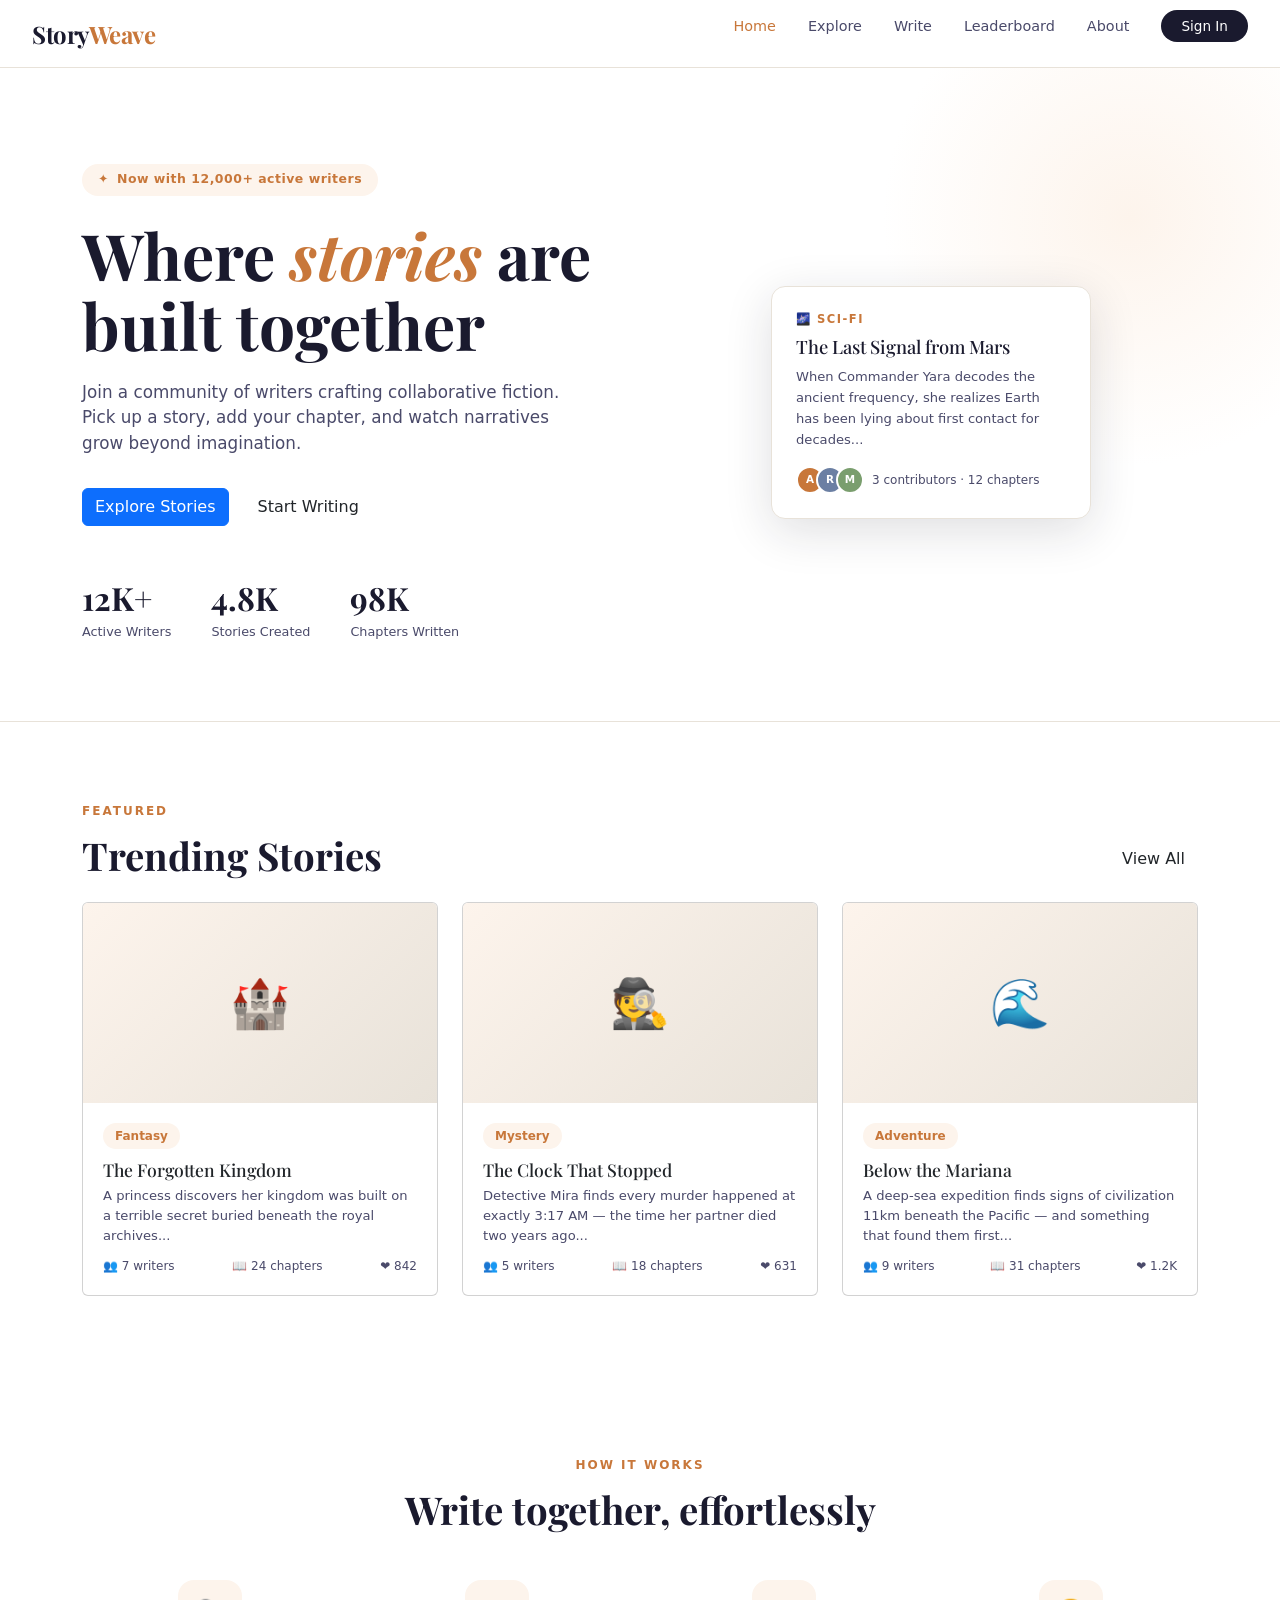
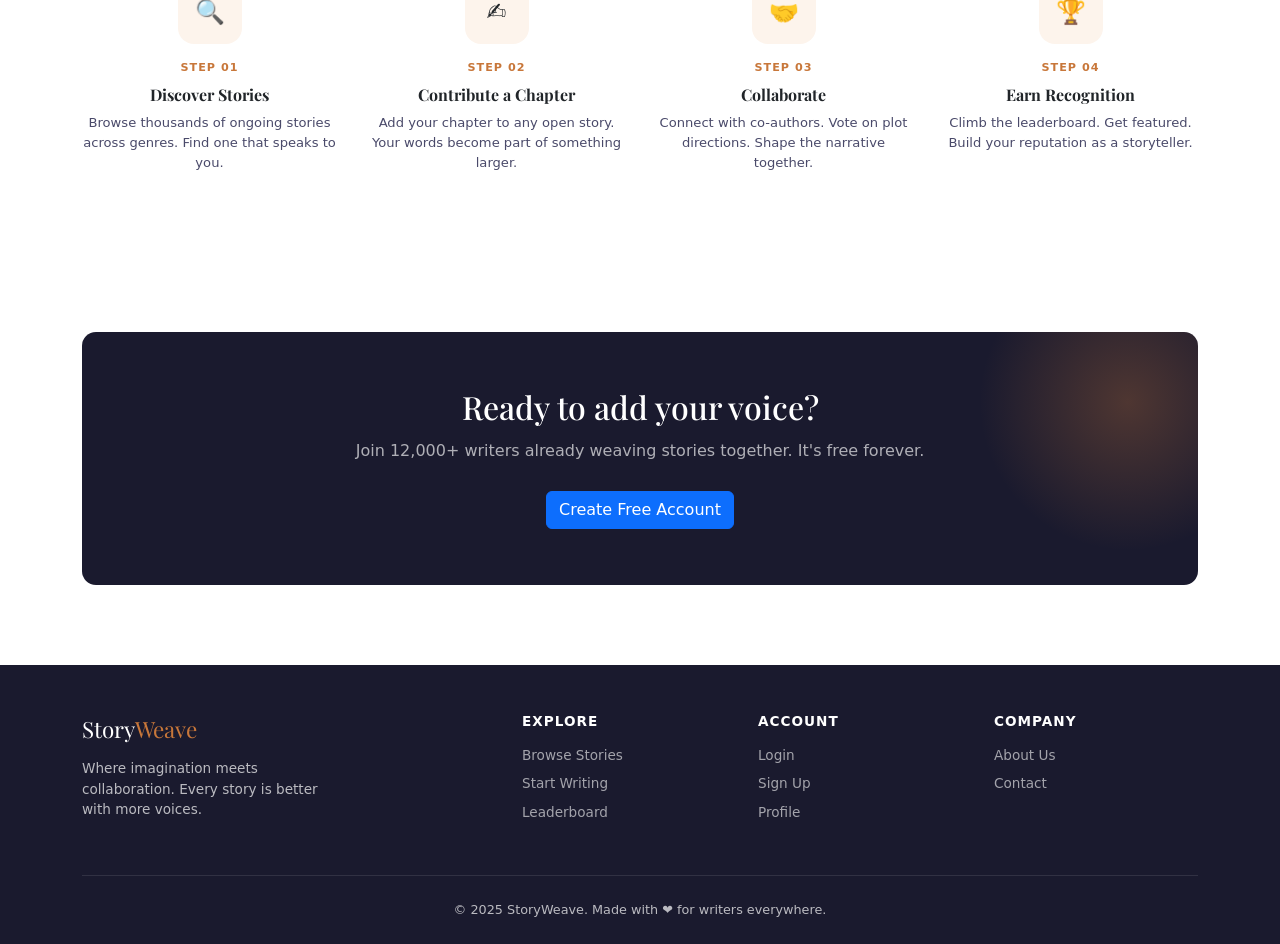
<file: Code/index.html>
<!DOCTYPE html>
<html lang="en">
<head>
  <meta charset="UTF-8" />
  <meta name="viewport" content="width=device-width, initial-scale=1.0"/>
  <title>StoryWeave — Creative Writing Collaborative</title>
  <link rel="stylesheet" href="css/style.css"/>
  <link rel="stylesheet" href="https://cdnjs.cloudflare.com/ajax/libs/bootstrap/5.3.0/css/bootstrap.min.css"/>
  <style>
    /* HERO */
    .hero {
      background: var(--white);
      padding: 6rem 0 5rem;
      border-bottom: 1px solid var(--border);
      overflow: hidden;
      position: relative;
    }
    .hero::before {
      content: '';
      position: absolute;
      top: -100px; right: -100px;
      width: 500px; height: 500px;
      background: radial-gradient(circle, var(--accent-pale) 0%, transparent 70%);
      pointer-events: none;
    }
    .hero-content { max-width: 600px; }
    .hero-badge {
      display: inline-flex; align-items: center; gap: 0.5rem;
      background: var(--accent-pale); color: var(--accent);
      padding: 0.4rem 1rem; border-radius: 50px;
      font-size: 0.78rem; font-weight: 600; letter-spacing: 0.5px;
      margin-bottom: 1.5rem;
    }
    .hero-badge::before { content: '✦'; }
    .hero-title {
      font-family: 'Playfair Display', serif;
      font-size: clamp(2.5rem, 5vw, 4rem);
      font-weight: 700;
      line-height: 1.1;
      color: var(--ink);
      margin-bottom: 1.25rem;
    }
    .hero-title em { color: var(--accent); font-style: italic; }
    .hero-sub { font-size: 1.05rem; color: var(--ink-light); margin-bottom: 2rem; max-width: 480px; }
    .hero-actions { display: flex; gap: 1rem; flex-wrap: wrap; }
    .hero-stats { display: flex; gap: 2.5rem; margin-top: 3rem; }
    .stat-item { }
    .stat-num { font-family: 'Playfair Display', serif; font-size: 2rem; font-weight: 700; color: var(--ink); }
    .stat-label { font-size: 0.8rem; color: var(--ink-light); font-weight: 500; }
    .hero-visual {
      position: relative;
      display: flex; align-items: center; justify-content: center;
    }
    .story-card-float {
      background: var(--white);
      border: 1px solid var(--border);
      border-radius: var(--radius);
      padding: 1.5rem;
      box-shadow: var(--shadow-lg);
      max-width: 320px;
      animation: float 4s ease-in-out infinite;
    }
    @keyframes float { 0%,100%{transform:translateY(0)} 50%{transform:translateY(-12px)} }
    .story-card-float .genre { font-size: 0.72rem; font-weight: 600; letter-spacing: 1.5px; text-transform: uppercase; color: var(--accent); margin-bottom: 0.5rem; }
    .story-card-float h3 { font-family: 'Playfair Display', serif; font-size: 1.15rem; margin-bottom: 0.5rem; color: var(--ink); }
    .story-card-float p { font-size: 0.82rem; color: var(--ink-light); line-height: 1.6; }
    .story-card-float .contributors { display: flex; align-items: center; gap: 0.5rem; margin-top: 1rem; }
    .avatar-stack { display: flex; }
    .avatar-stack img, .avatar-stack .av { width: 28px; height: 28px; border-radius: 50%; border: 2px solid var(--white); margin-left: -8px; background: var(--accent); color: var(--white); font-size: 0.65rem; display: flex; align-items: center; justify-content: center; font-weight: 600; }
    .avatar-stack .av:first-child { margin-left: 0; }
    .contrib-label { font-size: 0.75rem; color: var(--ink-light); }

    /* FEATURED */
    .story-grid { display: grid; grid-template-columns: repeat(3, 1fr); gap: 1.5rem; }
    .story-card-img { height: 200px; background: linear-gradient(135deg, var(--accent-pale), var(--border)); display: flex; align-items: center; justify-content: center; font-size: 3rem; }
    .story-card-body { padding: 1.25rem; }
    .story-card-body h3 { font-family: 'Playfair Display', serif; font-size: 1.1rem; margin-bottom: 0.4rem; }
    .story-card-body p { font-size: 0.82rem; color: var(--ink-light); margin-bottom: 0.75rem; }
    .story-meta { display: flex; align-items: center; justify-content: space-between; font-size: 0.75rem; color: var(--ink-light); }

    /* HOW IT WORKS */
    .how-section { background: var(--white); }
    .steps-grid { display: grid; grid-template-columns: repeat(4, 1fr); gap: 2rem; margin-top: 3rem; }
    .step-item { text-align: center; }
    .step-icon { width: 64px; height: 64px; background: var(--accent-pale); border-radius: 16px; display: flex; align-items: center; justify-content: center; font-size: 1.5rem; margin: 0 auto 1rem; }
    .step-num { font-size: 0.7rem; font-weight: 700; color: var(--accent); letter-spacing: 1px; margin-bottom: 0.35rem; }
    .step-title { font-family: 'Playfair Display', serif; font-size: 1rem; font-weight: 700; margin-bottom: 0.4rem; }
    .step-desc { font-size: 0.82rem; color: var(--ink-light); }

    /* CTA BANNER */
    .cta-banner {
      background: var(--ink);
      border-radius: var(--radius);
      padding: 3.5rem;
      text-align: center;
      position: relative;
      overflow: hidden;
    }
    .cta-banner::before {
      content: '';
      position: absolute;
      top: -80px; right: -80px;
      width: 300px; height: 300px;
      background: radial-gradient(circle, rgba(200,119,58,0.3), transparent 70%);
    }
    .cta-banner h2 { font-family: 'Playfair Display', serif; font-size: 2rem; color: var(--white); margin-bottom: 0.75rem; }
    .cta-banner p { color: rgba(255,255,255,0.65); margin-bottom: 1.75rem; }

    @media(max-width: 768px) {
      .story-grid { grid-template-columns: 1fr; }
      .steps-grid { grid-template-columns: 1fr 1fr; }
      .hero-stats { gap: 1.5rem; }
    }
  </style>
</head>
<body>

<nav>
  <a href="index.html" class="nav-brand">Story<span>Weave</span></a>
  <ul class="nav-links">
    <li><a href="index.html" class="active">Home</a></li>
    <li><a href="explore.html">Explore</a></li>
    <li><a href="write.html">Write</a></li>
    <li><a href="leaderboard.html">Leaderboard</a></li>
    <li><a href="about.html">About</a></li>
    <li><a href="login.html" class="nav-cta">Sign In</a></li>
  </ul>
  <div class="hamburger"><span></span><span></span><span></span></div>
</nav>

<!-- HERO -->
<section class="hero">
  <div class="container">
    <div class="row align-items-center g-5">
      <div class="col-lg-6">
        <div class="hero-content fade-up">
          <div class="hero-badge">Now with 12,000+ active writers</div>
          <h1 class="hero-title">Where <em>stories</em> are built together</h1>
          <p class="hero-sub">Join a community of writers crafting collaborative fiction. Pick up a story, add your chapter, and watch narratives grow beyond imagination.</p>
          <div class="hero-actions">
            <a href="explore.html" class="btn btn-primary">Explore Stories</a>
            <a href="write.html" class="btn btn-outline">Start Writing</a>
          </div>
          <div class="hero-stats">
            <div class="stat-item"><div class="stat-num">12K+</div><div class="stat-label">Active Writers</div></div>
            <div class="stat-item"><div class="stat-num">4.8K</div><div class="stat-label">Stories Created</div></div>
            <div class="stat-item"><div class="stat-num">98K</div><div class="stat-label">Chapters Written</div></div>
          </div>
        </div>
      </div>
      <div class="col-lg-6">
        <div class="hero-visual fade-up delay-2">
          <div class="story-card-float">
            <div class="genre">🌌 Sci-Fi</div>
            <h3>The Last Signal from Mars</h3>
            <p>When Commander Yara decodes the ancient frequency, she realizes Earth has been lying about first contact for decades...</p>
            <div class="contributors">
              <div class="avatar-stack">
                <div class="av">A</div>
                <div class="av" style="background:#6b7fa3">R</div>
                <div class="av" style="background:#7a9e6e">M</div>
              </div>
              <span class="contrib-label">3 contributors · 12 chapters</span>
            </div>
          </div>
        </div>
      </div>
    </div>
  </div>
</section>

<!-- FEATURED STORIES -->
<section class="section">
  <div class="container">
    <div class="d-flex justify-content-between align-items-end mb-4">
      <div>
        <div class="section-label">Featured</div>
        <h2 class="section-title" style="margin-bottom:0">Trending Stories</h2>
      </div>
      <a href="explore.html" class="btn btn-outline">View All</a>
    </div>
    <div class="story-grid">
      <div class="card">
        <div class="story-card-img">🏰</div>
        <div class="story-card-body">
          <div class="tag" style="margin-bottom:0.6rem">Fantasy</div>
          <h3>The Forgotten Kingdom</h3>
          <p>A princess discovers her kingdom was built on a terrible secret buried beneath the royal archives...</p>
          <div class="story-meta">
            <span>👥 7 writers</span>
            <span>📖 24 chapters</span>
            <span>❤️ 842</span>
          </div>
        </div>
      </div>
      <div class="card">
        <div class="story-card-img">🕵️</div>
        <div class="story-card-body">
          <div class="tag" style="margin-bottom:0.6rem">Mystery</div>
          <h3>The Clock That Stopped</h3>
          <p>Detective Mira finds every murder happened at exactly 3:17 AM — the time her partner died two years ago...</p>
          <div class="story-meta">
            <span>👥 5 writers</span>
            <span>📖 18 chapters</span>
            <span>❤️ 631</span>
          </div>
        </div>
      </div>
      <div class="card">
        <div class="story-card-img">🌊</div>
        <div class="story-card-body">
          <div class="tag" style="margin-bottom:0.6rem">Adventure</div>
          <h3>Below the Mariana</h3>
          <p>A deep-sea expedition finds signs of civilization 11km beneath the Pacific — and something that found them first...</p>
          <div class="story-meta">
            <span>👥 9 writers</span>
            <span>📖 31 chapters</span>
            <span>❤️ 1.2K</span>
          </div>
        </div>
      </div>
    </div>
  </div>
</section>

<!-- HOW IT WORKS -->
<section class="section how-section">
  <div class="container">
    <div class="text-center">
      <div class="section-label">How It Works</div>
      <h2 class="section-title">Write together, effortlessly</h2>
    </div>
    <div class="steps-grid">
      <div class="step-item">
        <div class="step-icon">🔍</div>
        <div class="step-num">STEP 01</div>
        <div class="step-title">Discover Stories</div>
        <div class="step-desc">Browse thousands of ongoing stories across genres. Find one that speaks to you.</div>
      </div>
      <div class="step-item">
        <div class="step-icon">✍️</div>
        <div class="step-num">STEP 02</div>
        <div class="step-title">Contribute a Chapter</div>
        <div class="step-desc">Add your chapter to any open story. Your words become part of something larger.</div>
      </div>
      <div class="step-item">
        <div class="step-icon">🤝</div>
        <div class="step-num">STEP 03</div>
        <div class="step-title">Collaborate</div>
        <div class="step-desc">Connect with co-authors. Vote on plot directions. Shape the narrative together.</div>
      </div>
      <div class="step-item">
        <div class="step-icon">🏆</div>
        <div class="step-num">STEP 04</div>
        <div class="step-title">Earn Recognition</div>
        <div class="step-desc">Climb the leaderboard. Get featured. Build your reputation as a storyteller.</div>
      </div>
    </div>
  </div>
</section>

<!-- CTA -->
<section class="section">
  <div class="container">
    <div class="cta-banner">
      <h2>Ready to add your voice?</h2>
      <p>Join 12,000+ writers already weaving stories together. It's free forever.</p>
      <a href="signup.html" class="btn btn-primary">Create Free Account</a>
    </div>
  </div>
</section>

<footer>
  <div class="container">
    <div class="footer-grid">
      <div>
        <div class="footer-brand">Story<span>Weave</span></div>
        <p style="font-size:0.85rem;max-width:240px">Where imagination meets collaboration. Every story is better with more voices.</p>
      </div>
      <div class="footer-col">
        <h4>Explore</h4>
        <a href="explore.html">Browse Stories</a>
        <a href="write.html">Start Writing</a>
        <a href="leaderboard.html">Leaderboard</a>
      </div>
      <div class="footer-col">
        <h4>Account</h4>
        <a href="login.html">Login</a>
        <a href="signup.html">Sign Up</a>
        <a href="profile.html">Profile</a>
      </div>
      <div class="footer-col">
        <h4>Company</h4>
        <a href="about.html">About Us</a>
        <a href="about.html#contact">Contact</a>
      </div>
    </div>
    <div class="footer-bottom">© 2025 StoryWeave. Made with ❤️ for writers everywhere.</div>
  </div>
</footer>

<script src="https://cdnjs.cloudflare.com/ajax/libs/bootstrap/5.3.0/js/bootstrap.bundle.min.js"></script>
<script src="https://cdnjs.cloudflare.com/ajax/libs/jquery/3.7.0/jquery.min.js"></script>
<script src="js/main.js"></script>
</body>
</html>
</file>
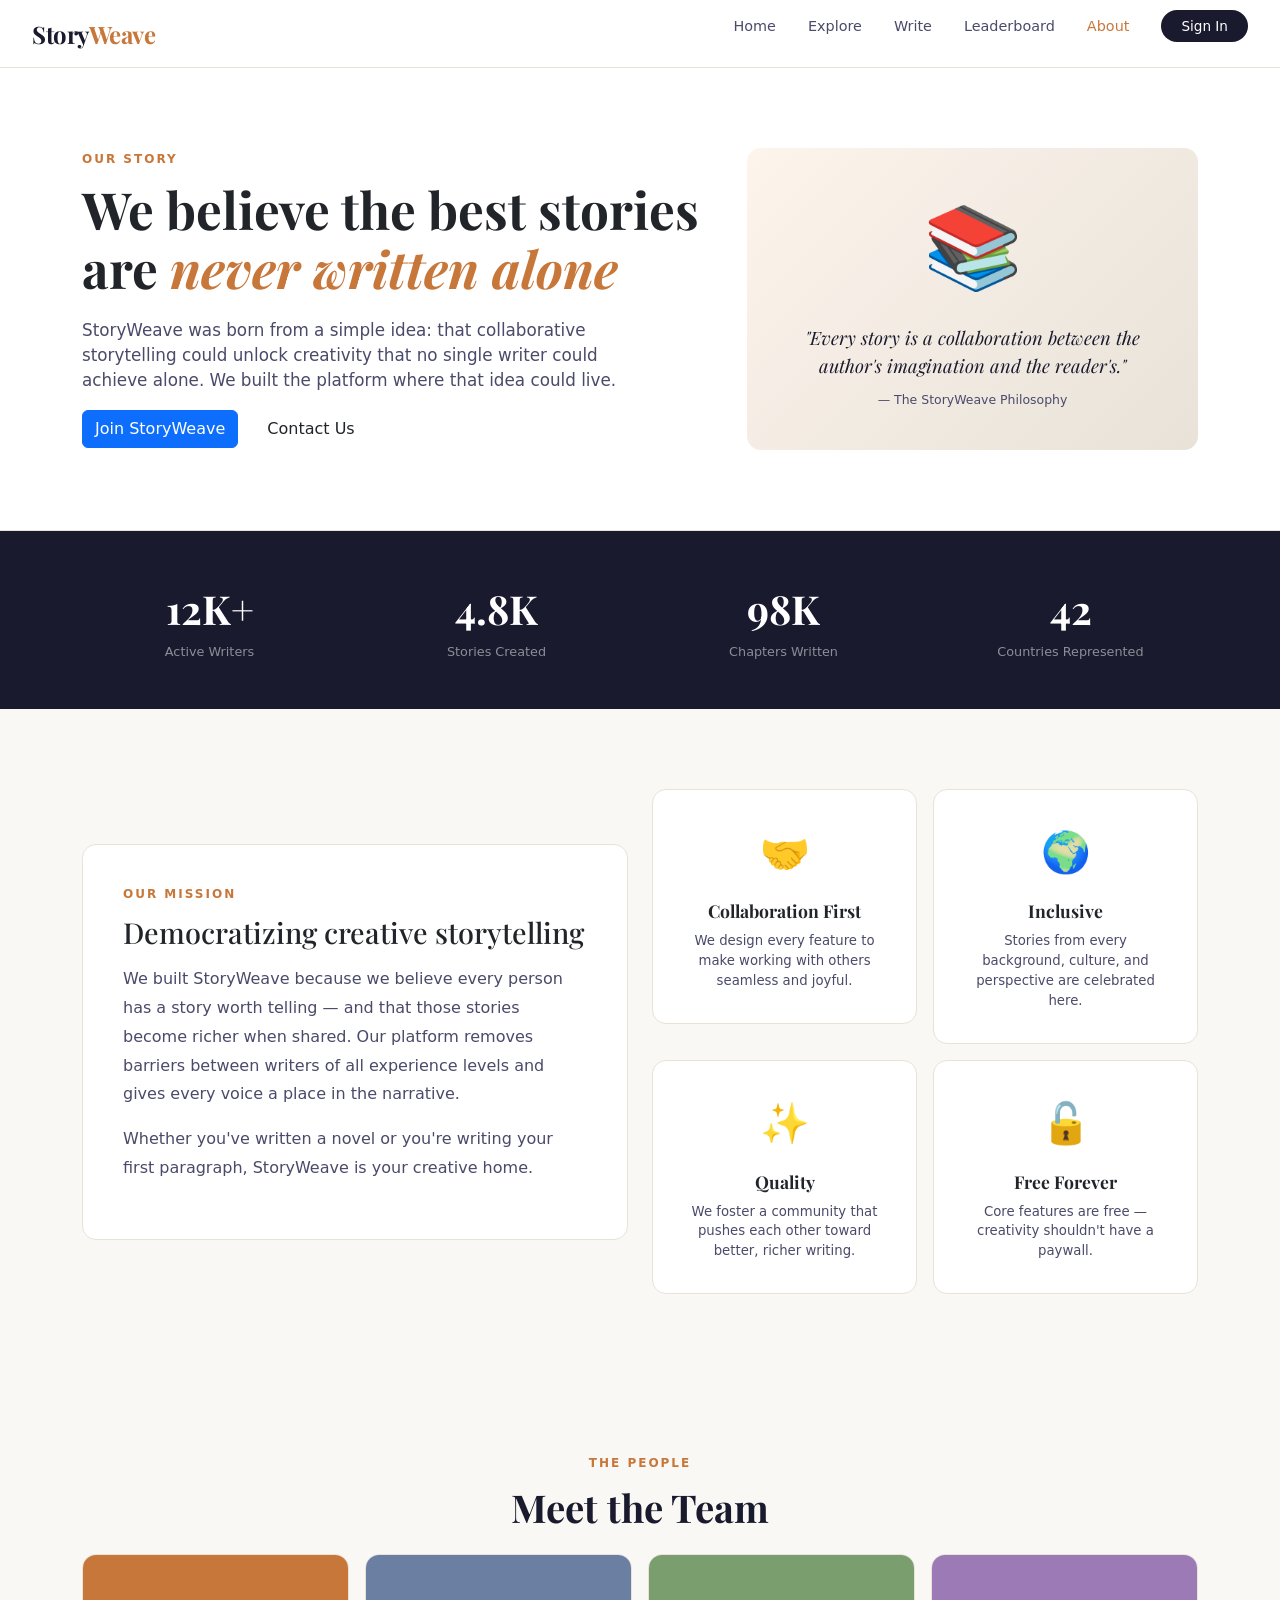
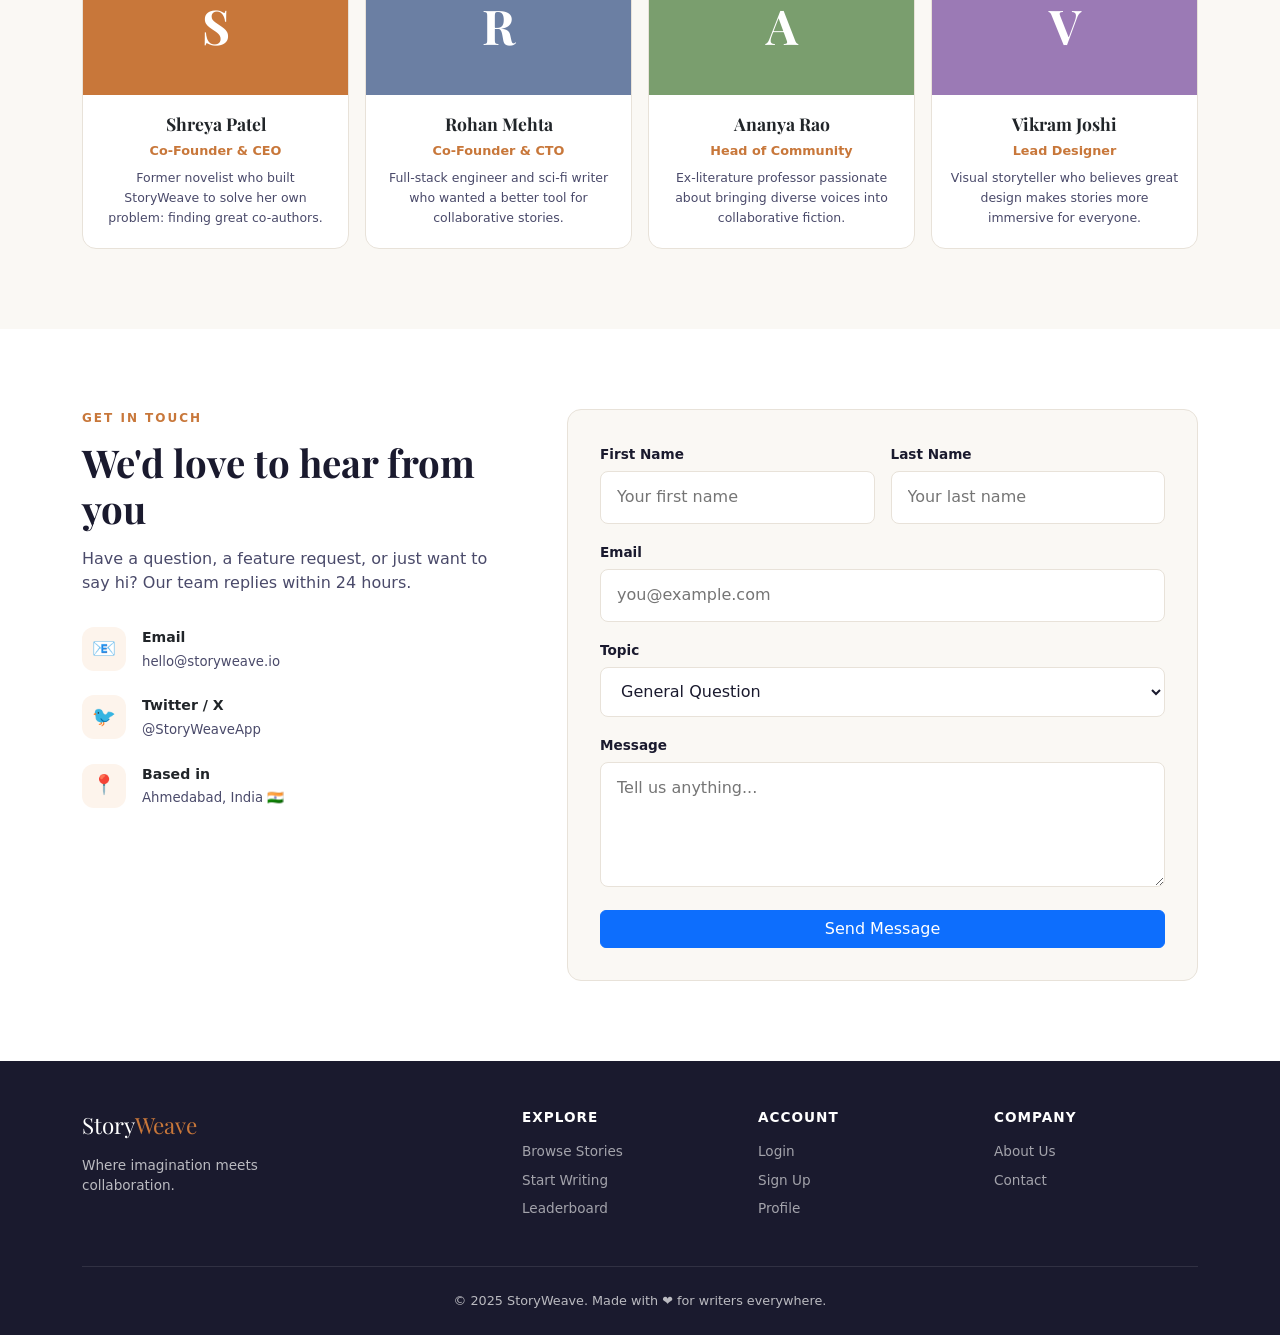
<file: Code/about.html>
<!DOCTYPE html>
<html lang="en">
<head>
  <meta charset="UTF-8"/>
  <meta name="viewport" content="width=device-width, initial-scale=1.0"/>
  <title>StoryWeave — About Us</title>
  <link rel="stylesheet" href="css/style.css"/>
  <link rel="stylesheet" href="https://cdnjs.cloudflare.com/ajax/libs/bootstrap/5.3.0/css/bootstrap.min.css"/>
  <style>
    .about-hero { background: var(--white); padding: 5rem 0; border-bottom: 1px solid var(--border); }
    .about-hero h1 { font-family:'Playfair Display',serif; font-size:clamp(2rem,4vw,3.5rem); font-weight:700; line-height:1.15; margin-bottom:1.25rem; }
    .about-hero h1 em { color:var(--accent); font-style:italic; }
    .about-hero p { font-size:1.05rem; color:var(--ink-light); max-width:560px; }

    .mission-section { background: var(--cream); }
    .mission-box { background:var(--white); border:1px solid var(--border); border-radius:var(--radius); padding:2.5rem; }
    .mission-box h2 { font-family:'Playfair Display',serif; font-size:1.8rem; margin-bottom:1rem; }
    .mission-box p { color:var(--ink-light); line-height:1.8; }

    .value-item { text-align:center; padding:2rem; background:var(--white); border:1px solid var(--border); border-radius:var(--radius); transition:all 0.25s; }
    .value-item:hover { transform:translateY(-4px); box-shadow:var(--shadow-lg); }
    .value-icon { font-size:2.5rem; margin-bottom:1rem; }
    .value-title { font-family:'Playfair Display',serif; font-size:1.1rem; font-weight:700; margin-bottom:0.4rem; }
    .value-desc { font-size:0.83rem; color:var(--ink-light); }

    .team-card { background:var(--white); border:1px solid var(--border); border-radius:var(--radius); overflow:hidden; text-align:center; transition:all 0.25s; }
    .team-card:hover { transform:translateY(-4px); box-shadow:var(--shadow-lg); }
    .team-avatar { height:140px; display:flex; align-items:center; justify-content:center; font-family:'Playfair Display',serif; font-size:3rem; font-weight:700; color:var(--white); }
    .team-name { font-family:'Playfair Display',serif; font-size:1.1rem; font-weight:700; padding:1rem 1rem 0.2rem; }
    .team-role { font-size:0.8rem; color:var(--accent); font-weight:600; }
    .team-bio { font-size:0.78rem; color:var(--ink-light); padding:0.5rem 1rem 1.25rem; line-height:1.6; }

    .contact-section { background:var(--white); }
    .contact-form-box { background:var(--cream); border:1px solid var(--border); border-radius:var(--radius); padding:2rem; }
    .contact-info-item { display:flex; gap:1rem; margin-bottom:1.5rem; align-items:flex-start; }
    .ci-icon { width:44px; height:44px; border-radius:12px; background:var(--accent-pale); display:flex; align-items:center; justify-content:center; font-size:1.2rem; flex-shrink:0; }
    .ci-label { font-weight:600; font-size:0.88rem; margin-bottom:0.2rem; }
    .ci-value { font-size:0.83rem; color:var(--ink-light); }

    .stat-banner { background:var(--ink); padding:3rem 0; }
    .stat-banner-grid { display:grid; grid-template-columns:repeat(4,1fr); gap:2rem; text-align:center; }
    .sb-num { font-family:'Playfair Display',serif; font-size:2.5rem; font-weight:700; color:var(--white); }
    .sb-label { font-size:0.8rem; color:rgba(255,255,255,0.5); margin-top:0.2rem; }

    @media(max-width:768px) { .stat-banner-grid { grid-template-columns:1fr 1fr; } }
  </style>
</head>
<body>

<nav>
  <a href="index.html" class="nav-brand">Story<span>Weave</span></a>
  <ul class="nav-links">
    <li><a href="index.html">Home</a></li>
    <li><a href="explore.html">Explore</a></li>
    <li><a href="write.html">Write</a></li>
    <li><a href="leaderboard.html">Leaderboard</a></li>
    <li><a href="about.html" class="active">About</a></li>
    <li><a href="login.html" class="nav-cta">Sign In</a></li>
  </ul>
  <div class="hamburger"><span></span><span></span><span></span></div>
</nav>

<!-- HERO -->
<div class="about-hero">
  <div class="container">
    <div class="row align-items-center g-4">
      <div class="col-lg-7">
        <div class="section-label">Our Story</div>
        <h1>We believe the best stories are <em>never written alone</em></h1>
        <p>StoryWeave was born from a simple idea: that collaborative storytelling could unlock creativity that no single writer could achieve alone. We built the platform where that idea could live.</p>
        <div class="d-flex gap-3 mt-3">
          <a href="signup.html" class="btn btn-primary">Join StoryWeave</a>
          <a href="#contact" class="btn btn-outline">Contact Us</a>
        </div>
      </div>
      <div class="col-lg-5">
        <div style="background:linear-gradient(135deg,var(--accent-pale),var(--border));border-radius:var(--radius);padding:2.5rem;text-align:center">
          <div style="font-size:5rem;margin-bottom:1rem">📚</div>
          <div style="font-family:'Playfair Display',serif;font-size:1.15rem;font-style:italic;color:var(--ink);line-height:1.5">"Every story is a collaboration between the author's imagination and the reader's."</div>
          <div style="font-size:0.78rem;color:var(--ink-light);margin-top:0.75rem">— The StoryWeave Philosophy</div>
        </div>
      </div>
    </div>
  </div>
</div>

<!-- STATS BANNER -->
<div class="stat-banner">
  <div class="container">
    <div class="stat-banner-grid">
      <div><div class="sb-num">12K+</div><div class="sb-label">Active Writers</div></div>
      <div><div class="sb-num">4.8K</div><div class="sb-label">Stories Created</div></div>
      <div><div class="sb-num">98K</div><div class="sb-label">Chapters Written</div></div>
      <div><div class="sb-num">42</div><div class="sb-label">Countries Represented</div></div>
    </div>
  </div>
</div>

<!-- MISSION -->
<section class="section mission-section">
  <div class="container">
    <div class="row g-4 align-items-center">
      <div class="col-lg-6">
        <div class="mission-box">
          <div class="section-label">Our Mission</div>
          <h2>Democratizing creative storytelling</h2>
          <p>We built StoryWeave because we believe every person has a story worth telling — and that those stories become richer when shared. Our platform removes barriers between writers of all experience levels and gives every voice a place in the narrative.</p>
          <p style="margin-top:1rem">Whether you've written a novel or you're writing your first paragraph, StoryWeave is your creative home.</p>
        </div>
      </div>
      <div class="col-lg-6">
        <div class="row g-3">
          <div class="col-6"><div class="value-item"><div class="value-icon">🤝</div><div class="value-title">Collaboration First</div><div class="value-desc">We design every feature to make working with others seamless and joyful.</div></div></div>
          <div class="col-6"><div class="value-item"><div class="value-icon">🌍</div><div class="value-title">Inclusive</div><div class="value-desc">Stories from every background, culture, and perspective are celebrated here.</div></div></div>
          <div class="col-6"><div class="value-item"><div class="value-icon">✨</div><div class="value-title">Quality</div><div class="value-desc">We foster a community that pushes each other toward better, richer writing.</div></div></div>
          <div class="col-6"><div class="value-item"><div class="value-icon">🔓</div><div class="value-title">Free Forever</div><div class="value-desc">Core features are free — creativity shouldn't have a paywall.</div></div></div>
        </div>
      </div>
    </div>
  </div>
</section>

<!-- TEAM -->
<section class="section" style="background:var(--cream)">
  <div class="container">
    <div class="text-center mb-4">
      <div class="section-label">The People</div>
      <h2 class="section-title">Meet the Team</h2>
    </div>
    <div class="row g-3">
      <div class="col-md-3">
        <div class="team-card">
          <div class="team-avatar" style="background:var(--accent)">S</div>
          <div class="team-name">Shreya Patel</div>
          <div class="team-role">Co-Founder & CEO</div>
          <div class="team-bio">Former novelist who built StoryWeave to solve her own problem: finding great co-authors.</div>
        </div>
      </div>
      <div class="col-md-3">
        <div class="team-card">
          <div class="team-avatar" style="background:#6b7fa3">R</div>
          <div class="team-name">Rohan Mehta</div>
          <div class="team-role">Co-Founder & CTO</div>
          <div class="team-bio">Full-stack engineer and sci-fi writer who wanted a better tool for collaborative stories.</div>
        </div>
      </div>
      <div class="col-md-3">
        <div class="team-card">
          <div class="team-avatar" style="background:#7a9e6e">A</div>
          <div class="team-name">Ananya Rao</div>
          <div class="team-role">Head of Community</div>
          <div class="team-bio">Ex-literature professor passionate about bringing diverse voices into collaborative fiction.</div>
        </div>
      </div>
      <div class="col-md-3">
        <div class="team-card">
          <div class="team-avatar" style="background:#9b7ab5">V</div>
          <div class="team-name">Vikram Joshi</div>
          <div class="team-role">Lead Designer</div>
          <div class="team-bio">Visual storyteller who believes great design makes stories more immersive for everyone.</div>
        </div>
      </div>
    </div>
  </div>
</section>

<!-- CONTACT -->
<section class="section contact-section" id="contact">
  <div class="container">
    <div class="row g-5">
      <div class="col-lg-5">
        <div class="section-label">Get In Touch</div>
        <h2 class="section-title">We'd love to hear from you</h2>
        <p class="section-sub" style="margin-bottom:2rem">Have a question, a feature request, or just want to say hi? Our team replies within 24 hours.</p>
        <div class="contact-info-item">
          <div class="ci-icon">📧</div>
          <div><div class="ci-label">Email</div><div class="ci-value">hello@storyweave.io</div></div>
        </div>
        <div class="contact-info-item">
          <div class="ci-icon">🐦</div>
          <div><div class="ci-label">Twitter / X</div><div class="ci-value">@StoryWeaveApp</div></div>
        </div>
        <div class="contact-info-item">
          <div class="ci-icon">📍</div>
          <div><div class="ci-label">Based in</div><div class="ci-value">Ahmedabad, India 🇮🇳</div></div>
        </div>
      </div>
      <div class="col-lg-7">
        <div class="contact-form-box">
          <div class="row g-3">
            <div class="col-md-6"><label>First Name</label><input type="text" placeholder="Your first name"/></div>
            <div class="col-md-6"><label>Last Name</label><input type="text" placeholder="Your last name"/></div>
            <div class="col-12"><label>Email</label><input type="email" placeholder="you@example.com"/></div>
            <div class="col-12">
              <label>Topic</label>
              <select>
                <option>General Question</option>
                <option>Feature Request</option>
                <option>Bug Report</option>
                <option>Partnership</option>
                <option>Press Inquiry</option>
              </select>
            </div>
            <div class="col-12"><label>Message</label><textarea rows="4" placeholder="Tell us anything..."></textarea></div>
            <div class="col-12">
              <button class="btn btn-primary w-100" onclick="alert('Message sent! We\'ll get back to you within 24 hours.')">Send Message</button>
            </div>
          </div>
        </div>
      </div>
    </div>
  </div>
</section>

<footer>
  <div class="container">
    <div class="footer-grid">
      <div><div class="footer-brand">Story<span>Weave</span></div><p style="font-size:0.85rem;max-width:240px">Where imagination meets collaboration.</p></div>
      <div class="footer-col"><h4>Explore</h4><a href="explore.html">Browse Stories</a><a href="write.html">Start Writing</a><a href="leaderboard.html">Leaderboard</a></div>
      <div class="footer-col"><h4>Account</h4><a href="login.html">Login</a><a href="login.html">Sign Up</a><a href="profile.html">Profile</a></div>
      <div class="footer-col"><h4>Company</h4><a href="about.html">About Us</a><a href="#contact">Contact</a></div>
    </div>
    <div class="footer-bottom">© 2025 StoryWeave. Made with ❤️ for writers everywhere.</div>
  </div>
</footer>

<script src="https://cdnjs.cloudflare.com/ajax/libs/bootstrap/5.3.0/js/bootstrap.bundle.min.js"></script>
<script src="https://cdnjs.cloudflare.com/ajax/libs/jquery/3.7.0/jquery.min.js"></script>
<script src="js/main.js"></script>
</body>
</html>
</file>
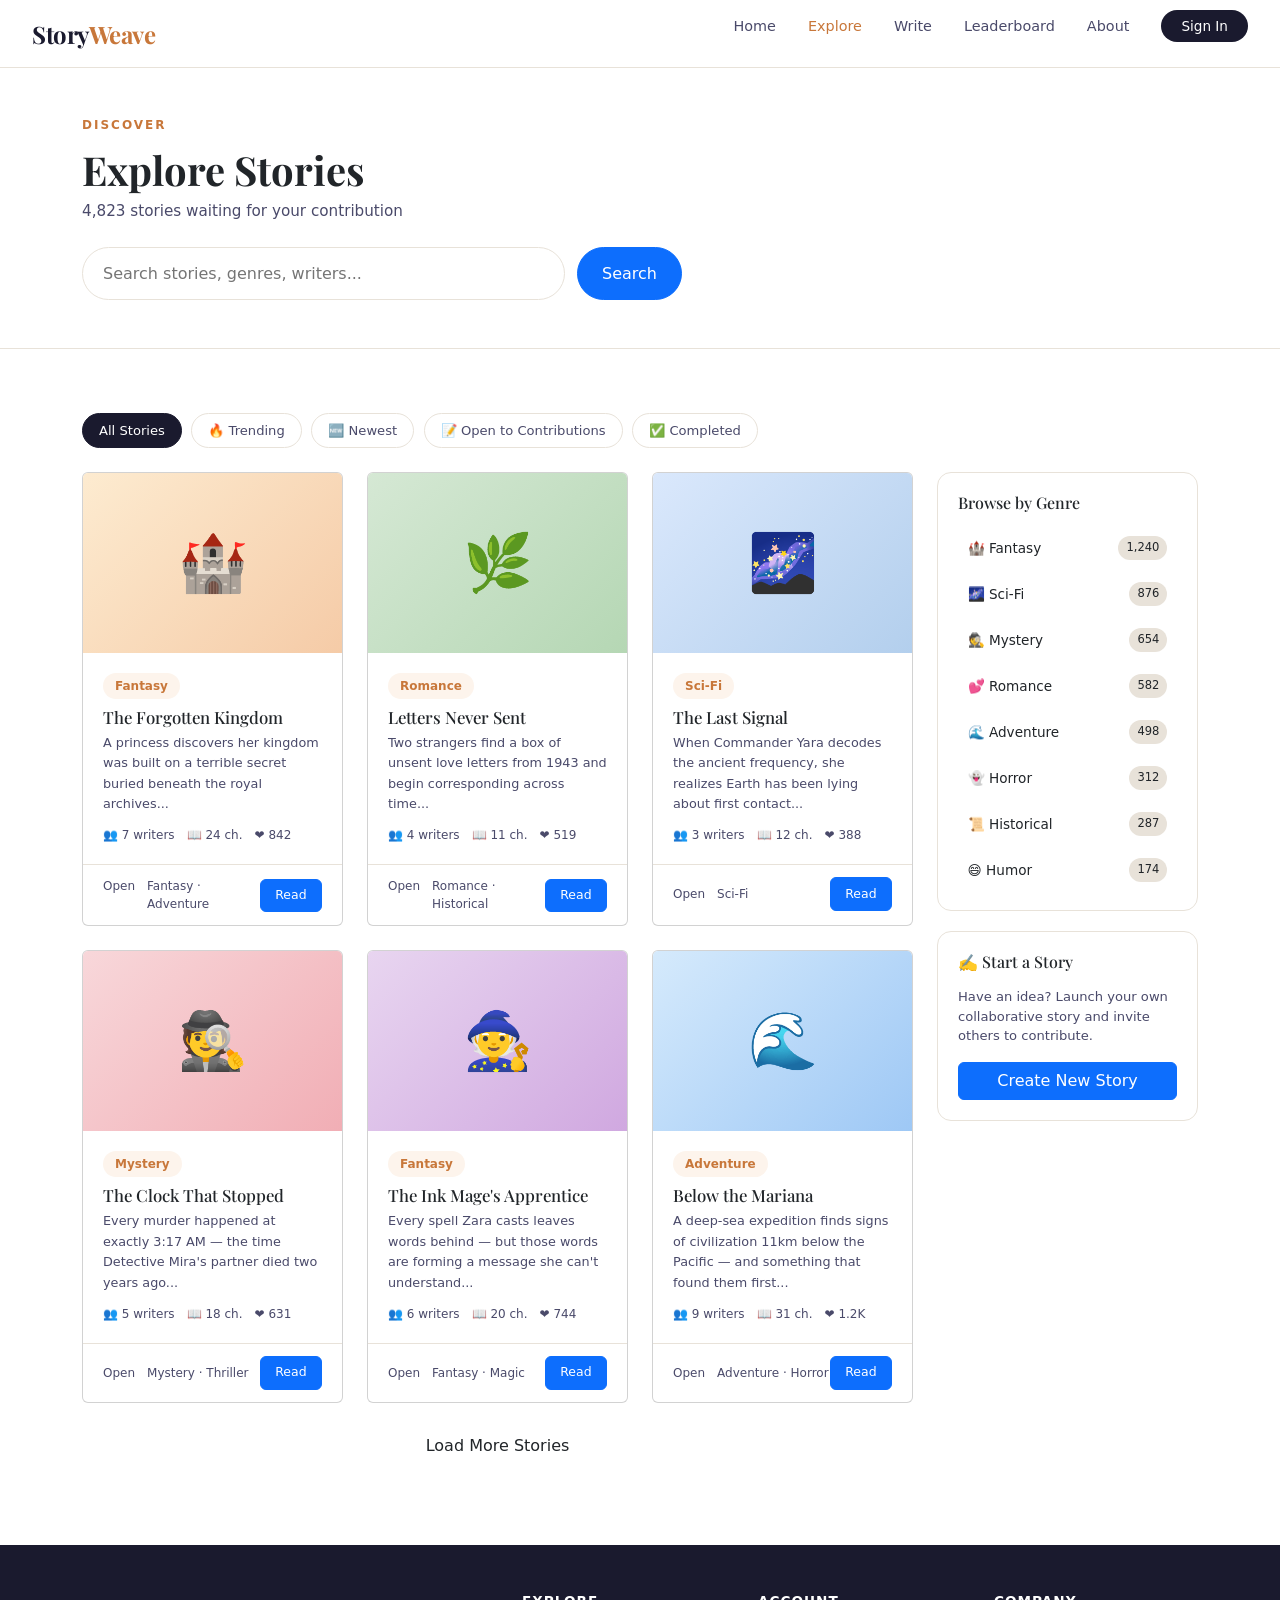
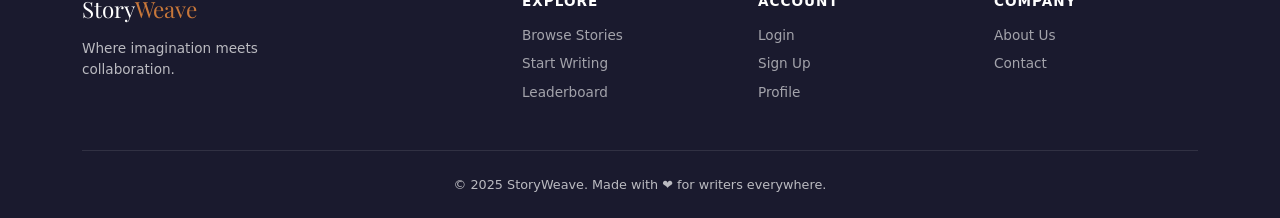
<file: Code/explore.html>
<!DOCTYPE html>
<html lang="en">
<head>
  <meta charset="UTF-8"/>
  <meta name="viewport" content="width=device-width, initial-scale=1.0"/>
  <title>StoryWeave — Explore Stories</title>
  <link rel="stylesheet" href="css/style.css"/>
  <link rel="stylesheet" href="https://cdnjs.cloudflare.com/ajax/libs/bootstrap/5.3.0/css/bootstrap.min.css"/>
  <style>
    .explore-hero { background: var(--white); padding: 3rem 0; border-bottom: 1px solid var(--border); }
    .explore-hero h1 { font-family: 'Playfair Display', serif; font-size: 2.5rem; font-weight: 700; margin-bottom: 0.4rem; }
    .search-bar { display: flex; gap: 0.75rem; margin-top: 1.5rem; max-width: 600px; }
    .search-bar input { flex: 1; border-radius: 50px !important; padding-left: 1.25rem !important; }
    .search-bar button { border-radius: 50px; padding: 0.75rem 1.5rem; white-space: nowrap; }

    .filter-bar { display: flex; gap: 0.6rem; flex-wrap: wrap; margin: 2rem 0 1.5rem; }
    .filter-pill {
      padding: 0.4rem 1rem; border-radius: 50px;
      border: 1.5px solid var(--border); background: var(--white);
      font-size: 0.82rem; font-weight: 500; cursor: pointer;
      transition: all 0.2s; color: var(--ink-light);
    }
    .filter-pill:hover, .filter-pill.active { background: var(--ink); color: var(--white); border-color: var(--ink); }
    .filter-pill.genre-active { background: var(--accent); color: var(--white); border-color: var(--accent); }

    .stories-grid { display: grid; grid-template-columns: repeat(3, 1fr); gap: 1.5rem; }
    .story-card-img { height: 180px; display: flex; align-items: center; justify-content: center; font-size: 3.5rem; }
    .bg-1 { background: linear-gradient(135deg, #fdebd0, #f5cba7); }
    .bg-2 { background: linear-gradient(135deg, #d5e8d4, #b5d7b4); }
    .bg-3 { background: linear-gradient(135deg, #dae8fc, #b3cfed); }
    .bg-4 { background: linear-gradient(135deg, #f8d7da, #f1aeb5); }
    .bg-5 { background: linear-gradient(135deg, #e8d5f0, #d0a8e0); }
    .bg-6 { background: linear-gradient(135deg, #d5eafc, #9ec8f5); }

    .story-card-body { padding: 1.25rem; }
    .story-card-body h3 { font-family: 'Playfair Display', serif; font-size: 1.05rem; margin-bottom: 0.35rem; }
    .story-card-body p { font-size: 0.8rem; color: var(--ink-light); margin-bottom: 0.75rem; line-height: 1.6; }
    .story-footer { display: flex; justify-content: space-between; align-items: center; padding: 0.75rem 1.25rem; border-top: 1px solid var(--border); }
    .story-footer-meta { font-size: 0.75rem; color: var(--ink-light); display: flex; gap: 0.75rem; }
    .story-footer .btn { padding: 0.4rem 0.9rem; font-size: 0.78rem; }

    .sidebar-card { background: var(--white); border: 1px solid var(--border); border-radius: var(--radius); padding: 1.25rem; margin-bottom: 1.25rem; }
    .sidebar-card h4 { font-family: 'Playfair Display', serif; font-size: 1rem; margin-bottom: 1rem; }
    .genre-list { display: flex; flex-direction: column; gap: 0.4rem; }
    .genre-item { display: flex; justify-content: space-between; align-items: center; padding: 0.5rem 0.6rem; border-radius: var(--radius-sm); cursor: pointer; transition: background 0.15s; font-size: 0.85rem; }
    .genre-item:hover { background: var(--accent-pale); color: var(--accent); }
    .genre-count { font-size: 0.72rem; background: var(--border); padding: 0.2rem 0.5rem; border-radius: 50px; }

    @media(max-width: 992px) { .stories-grid { grid-template-columns: 1fr 1fr; } }
    @media(max-width: 576px) { .stories-grid { grid-template-columns: 1fr; } }
  </style>
</head>
<body>

<nav>
  <a href="index.html" class="nav-brand">Story<span>Weave</span></a>
  <ul class="nav-links">
    <li><a href="index.html">Home</a></li>
    <li><a href="explore.html" class="active">Explore</a></li>
    <li><a href="write.html">Write</a></li>
    <li><a href="leaderboard.html">Leaderboard</a></li>
    <li><a href="about.html">About</a></li>
    <li><a href="login.html" class="nav-cta">Sign In</a></li>
  </ul>
  <div class="hamburger"><span></span><span></span><span></span></div>
</nav>

<div class="explore-hero">
  <div class="container">
    <div class="section-label">Discover</div>
    <h1>Explore Stories</h1>
    <p style="color:var(--ink-light);font-size:0.95rem">4,823 stories waiting for your contribution</p>
    <div class="search-bar">
      <input type="text" placeholder="Search stories, genres, writers..."/>
      <button class="btn btn-primary">Search</button>
    </div>
  </div>
</div>

<section class="section" style="padding-top:2rem">
  <div class="container">
    <div class="filter-bar">
      <div class="filter-pill active">All Stories</div>
      <div class="filter-pill">🔥 Trending</div>
      <div class="filter-pill">🆕 Newest</div>
      <div class="filter-pill">📝 Open to Contributions</div>
      <div class="filter-pill">✅ Completed</div>
    </div>

    <div class="row g-4">
      <div class="col-lg-9">
        <div class="stories-grid">

          <div class="card">
            <div class="story-card-img bg-1">🏰</div>
            <div class="story-card-body">
              <div class="tag mb-2">Fantasy</div>
              <h3>The Forgotten Kingdom</h3>
              <p>A princess discovers her kingdom was built on a terrible secret buried beneath the royal archives...</p>
              <div style="font-size:0.75rem;color:var(--ink-light);display:flex;gap:0.75rem">
                <span>👥 7 writers</span><span>📖 24 ch.</span><span>❤️ 842</span>
              </div>
            </div>
            <div class="story-footer">
              <div class="story-footer-meta"><span>Open</span><span>Fantasy · Adventure</span></div>
              <a href="story.html" class="btn btn-primary">Read</a>
            </div>
          </div>

          <div class="card">
            <div class="story-card-img bg-2">🌿</div>
            <div class="story-card-body">
              <div class="tag mb-2">Romance</div>
              <h3>Letters Never Sent</h3>
              <p>Two strangers find a box of unsent love letters from 1943 and begin corresponding across time...</p>
              <div style="font-size:0.75rem;color:var(--ink-light);display:flex;gap:0.75rem">
                <span>👥 4 writers</span><span>📖 11 ch.</span><span>❤️ 519</span>
              </div>
            </div>
            <div class="story-footer">
              <div class="story-footer-meta"><span>Open</span><span>Romance · Historical</span></div>
              <a href="story.html" class="btn btn-primary">Read</a>
            </div>
          </div>

          <div class="card">
            <div class="story-card-img bg-3">🌌</div>
            <div class="story-card-body">
              <div class="tag mb-2">Sci-Fi</div>
              <h3>The Last Signal</h3>
              <p>When Commander Yara decodes the ancient frequency, she realizes Earth has been lying about first contact...</p>
              <div style="font-size:0.75rem;color:var(--ink-light);display:flex;gap:0.75rem">
                <span>👥 3 writers</span><span>📖 12 ch.</span><span>❤️ 388</span>
              </div>
            </div>
            <div class="story-footer">
              <div class="story-footer-meta"><span>Open</span><span>Sci-Fi</span></div>
              <a href="story.html" class="btn btn-primary">Read</a>
            </div>
          </div>

          <div class="card">
            <div class="story-card-img bg-4">🕵️</div>
            <div class="story-card-body">
              <div class="tag mb-2">Mystery</div>
              <h3>The Clock That Stopped</h3>
              <p>Every murder happened at exactly 3:17 AM — the time Detective Mira's partner died two years ago...</p>
              <div style="font-size:0.75rem;color:var(--ink-light);display:flex;gap:0.75rem">
                <span>👥 5 writers</span><span>📖 18 ch.</span><span>❤️ 631</span>
              </div>
            </div>
            <div class="story-footer">
              <div class="story-footer-meta"><span>Open</span><span>Mystery · Thriller</span></div>
              <a href="story.html" class="btn btn-primary">Read</a>
            </div>
          </div>

          <div class="card">
            <div class="story-card-img bg-5">🧙</div>
            <div class="story-card-body">
              <div class="tag mb-2">Fantasy</div>
              <h3>The Ink Mage's Apprentice</h3>
              <p>Every spell Zara casts leaves words behind — but those words are forming a message she can't understand...</p>
              <div style="font-size:0.75rem;color:var(--ink-light);display:flex;gap:0.75rem">
                <span>👥 6 writers</span><span>📖 20 ch.</span><span>❤️ 744</span>
              </div>
            </div>
            <div class="story-footer">
              <div class="story-footer-meta"><span>Open</span><span>Fantasy · Magic</span></div>
              <a href="story.html" class="btn btn-primary">Read</a>
            </div>
          </div>

          <div class="card">
            <div class="story-card-img bg-6">🌊</div>
            <div class="story-card-body">
              <div class="tag mb-2">Adventure</div>
              <h3>Below the Mariana</h3>
              <p>A deep-sea expedition finds signs of civilization 11km below the Pacific — and something that found them first...</p>
              <div style="font-size:0.75rem;color:var(--ink-light);display:flex;gap:0.75rem">
                <span>👥 9 writers</span><span>📖 31 ch.</span><span>❤️ 1.2K</span>
              </div>
            </div>
            <div class="story-footer">
              <div class="story-footer-meta"><span>Open</span><span>Adventure · Horror</span></div>
              <a href="story.html" class="btn btn-primary">Read</a>
            </div>
          </div>

        </div>

        <div class="text-center mt-4">
          <button class="btn btn-outline">Load More Stories</button>
        </div>
      </div>

      <div class="col-lg-3">
        <div class="sidebar-card">
          <h4>Browse by Genre</h4>
          <div class="genre-list">
            <div class="genre-item">🏰 Fantasy <span class="genre-count">1,240</span></div>
            <div class="genre-item">🌌 Sci-Fi <span class="genre-count">876</span></div>
            <div class="genre-item">🕵️ Mystery <span class="genre-count">654</span></div>
            <div class="genre-item">💕 Romance <span class="genre-count">582</span></div>
            <div class="genre-item">🌊 Adventure <span class="genre-count">498</span></div>
            <div class="genre-item">👻 Horror <span class="genre-count">312</span></div>
            <div class="genre-item">📜 Historical <span class="genre-count">287</span></div>
            <div class="genre-item">😄 Humor <span class="genre-count">174</span></div>
          </div>
        </div>
        <div class="sidebar-card">
          <h4>✍️ Start a Story</h4>
          <p style="font-size:0.82rem;color:var(--ink-light);margin-bottom:1rem">Have an idea? Launch your own collaborative story and invite others to contribute.</p>
          <a href="write.html" class="btn btn-primary w-100">Create New Story</a>
        </div>
      </div>
    </div>
  </div>
</section>

<footer>
  <div class="container">
    <div class="footer-grid">
      <div><div class="footer-brand">Story<span>Weave</span></div><p style="font-size:0.85rem;max-width:240px">Where imagination meets collaboration.</p></div>
      <div class="footer-col"><h4>Explore</h4><a href="explore.html">Browse Stories</a><a href="write.html">Start Writing</a><a href="leaderboard.html">Leaderboard</a></div>
      <div class="footer-col"><h4>Account</h4><a href="login.html">Login</a><a href="login.html">Sign Up</a><a href="profile.html">Profile</a></div>
      <div class="footer-col"><h4>Company</h4><a href="about.html">About Us</a><a href="about.html#contact">Contact</a></div>
    </div>
    <div class="footer-bottom">© 2025 StoryWeave. Made with ❤️ for writers everywhere.</div>
  </div>
</footer>

<script src="https://cdnjs.cloudflare.com/ajax/libs/bootstrap/5.3.0/js/bootstrap.bundle.min.js"></script>
<script src="https://cdnjs.cloudflare.com/ajax/libs/jquery/3.7.0/jquery.min.js"></script>
<script src="js/main.js"></script>
<script>
  $('.filter-pill').click(function() {
    $('.filter-pill').removeClass('active');
    $(this).addClass('active');
  });
</script>
</body>
</html>
</file>
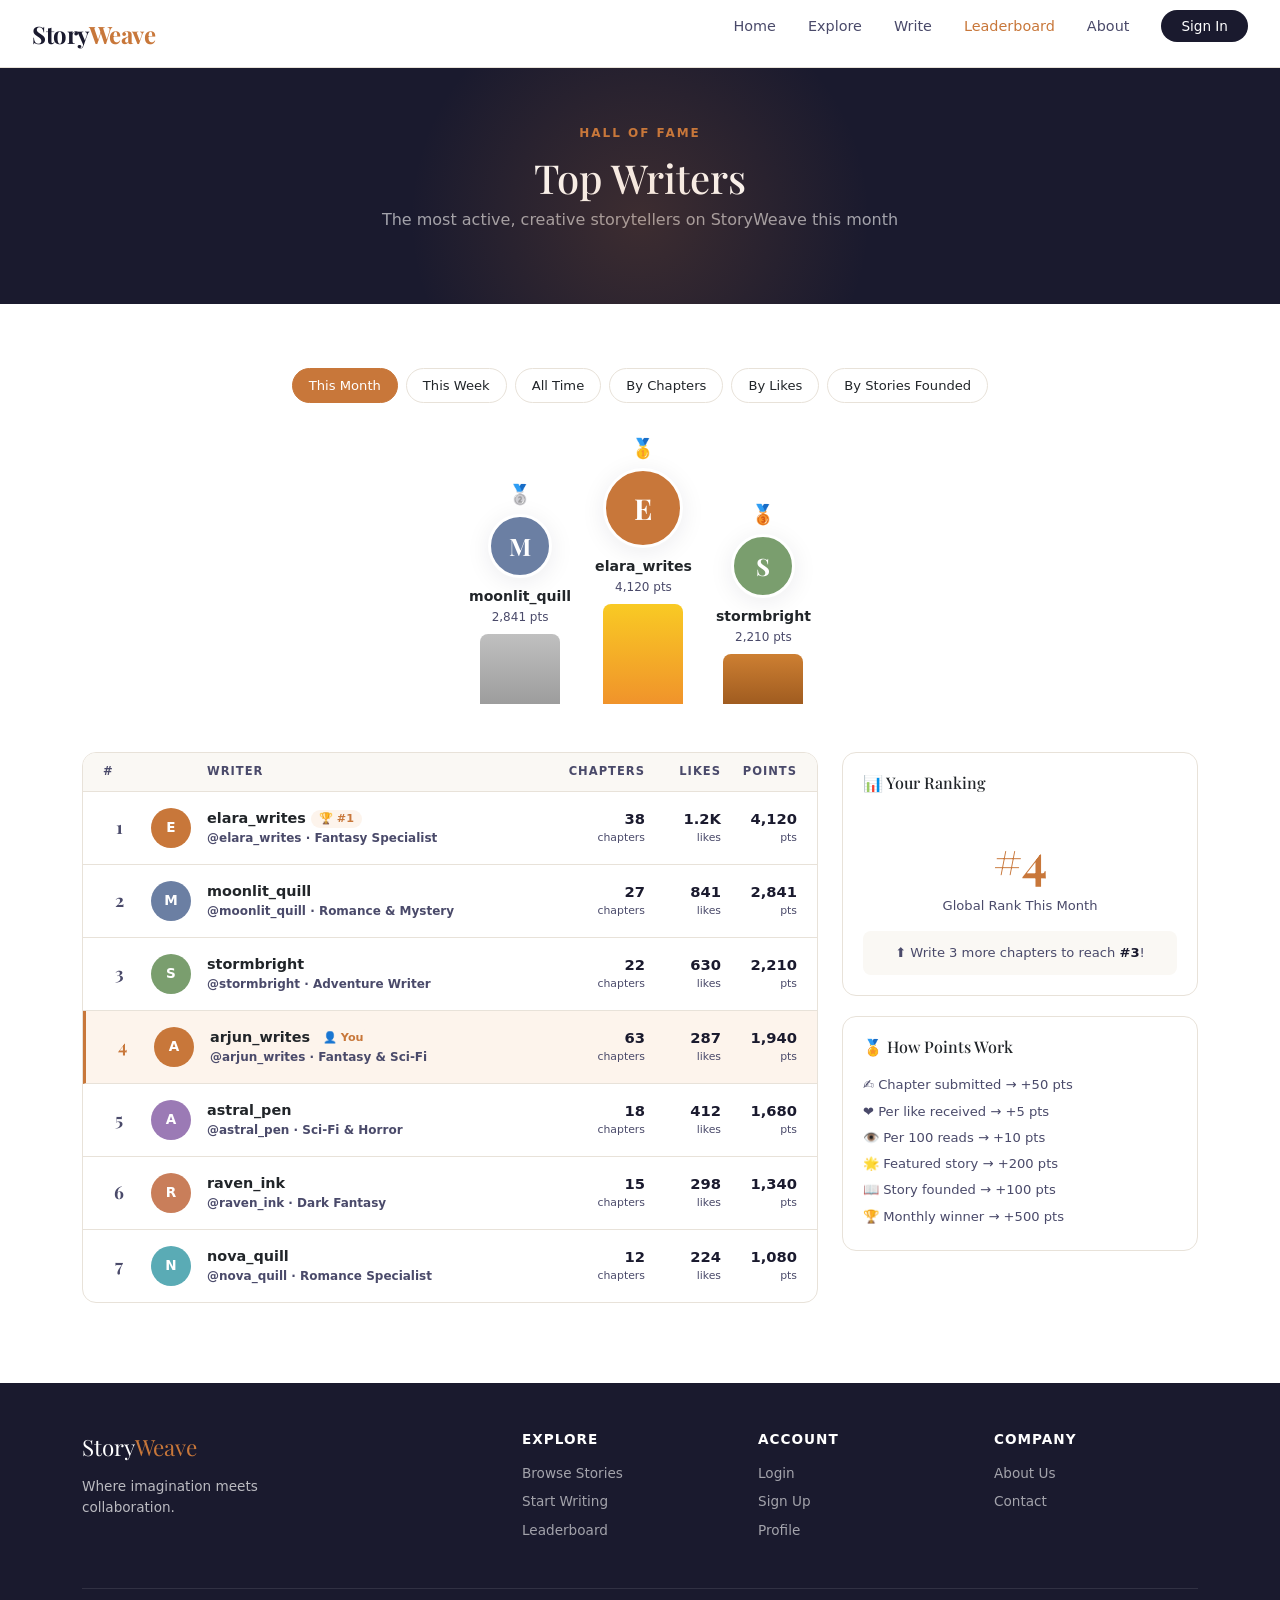
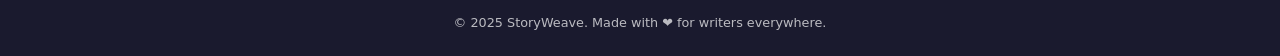
<file: Code/leaderboard.html>
<!DOCTYPE html>
<html lang="en">
<head>
  <meta charset="UTF-8"/>
  <meta name="viewport" content="width=device-width, initial-scale=1.0"/>
  <title>StoryWeave — Leaderboard</title>
  <link rel="stylesheet" href="css/style.css"/>
  <link rel="stylesheet" href="https://cdnjs.cloudflare.com/ajax/libs/bootstrap/5.3.0/css/bootstrap.min.css"/>
  <style>
    .lb-hero { background: var(--ink); padding: 3.5rem 0; text-align: center; position: relative; overflow: hidden; }
    .lb-hero::before { content:''; position:absolute; top:-100px;left:50%;transform:translateX(-50%); width:500px;height:500px; background:radial-gradient(circle,rgba(200,119,58,0.2),transparent 65%); }
    .lb-hero h1 { font-family:'Playfair Display',serif; color:var(--white); font-size:2.5rem; margin-bottom:0.4rem; }
    .lb-hero p { color:rgba(255,255,255,0.6); }

    .lb-filters { display:flex; justify-content:center; gap:0.5rem; margin:2rem 0 1.5rem; flex-wrap:wrap; }
    .lb-filter { padding:0.4rem 1rem; border-radius:50px; border:1.5px solid var(--border); background:var(--white); font-size:0.82rem; font-weight:500; cursor:pointer; transition:all 0.2s; }
    .lb-filter.active { background:var(--accent); color:var(--white); border-color:var(--accent); }

    .podium { display:flex; justify-content:center; align-items:flex-end; gap:1.5rem; margin:2rem 0 3rem; }
    .podium-item { text-align:center; }
    .podium-avatar { width:64px; height:64px; border-radius:50%; display:flex; align-items:center; justify-content:center; font-family:'Playfair Display',serif; font-size:1.5rem; font-weight:700; color:var(--white); margin:0 auto 0.5rem; border:3px solid var(--white); box-shadow:var(--shadow); }
    .podium-name { font-weight:600; font-size:0.88rem; }
    .podium-score { font-size:0.75rem; color:var(--ink-light); }
    .podium-rank { font-size:1.2rem; margin-bottom:0.3rem; }
    .podium-bar { border-radius:8px 8px 0 0; width:80px; margin:0 auto 0; }
    .p1 .podium-avatar { width:80px; height:80px; font-size:1.8rem; }
    .p1 .podium-bar { height:100px; background:linear-gradient(180deg,#f9ca24,#f0932b); }
    .p2 .podium-bar { height:70px; background:linear-gradient(180deg,#c0c0c0,#9d9d9d); }
    .p3 .podium-bar { height:50px; background:linear-gradient(180deg,#cd7f32,#a05c20); }

    .lb-table { background:var(--white); border:1px solid var(--border); border-radius:var(--radius); overflow:hidden; }
    .lb-row { display:flex; align-items:center; gap:1rem; padding:1rem 1.25rem; border-bottom:1px solid var(--border); transition:background 0.15s; }
    .lb-row:last-child { border-bottom:none; }
    .lb-row:hover { background:var(--accent-pale); }
    .lb-rank { width:32px; font-family:'Playfair Display',serif; font-size:1.1rem; font-weight:700; color:var(--ink-light); text-align:center; flex-shrink:0; }
    .lb-avatar { width:40px; height:40px; border-radius:50%; display:flex; align-items:center; justify-content:center; font-weight:700; color:var(--white); font-size:0.85rem; flex-shrink:0; }
    .lb-name { font-weight:600; font-size:0.9rem; flex:1; }
    .lb-handle { font-size:0.75rem; color:var(--ink-light); }
    .lb-badge { font-size:0.7rem; background:var(--accent-pale); color:var(--accent); padding:0.15rem 0.5rem; border-radius:50px; font-weight:600; }
    .lb-stat { text-align:right; font-size:0.82rem; min-width:60px; }
    .lb-stat .val { font-weight:700; color:var(--ink); font-size:0.92rem; }
    .lb-stat .lbl { font-size:0.68rem; color:var(--ink-light); }

    .mini-table-header { display:flex; padding:0.65rem 1.25rem; background:var(--cream); font-size:0.72rem; font-weight:700; letter-spacing:1px; text-transform:uppercase; color:var(--ink-light); border-bottom:1px solid var(--border); }
  </style>
</head>
<body>

<nav>
  <a href="index.html" class="nav-brand">Story<span>Weave</span></a>
  <ul class="nav-links">
    <li><a href="index.html">Home</a></li>
    <li><a href="explore.html">Explore</a></li>
    <li><a href="write.html">Write</a></li>
    <li><a href="leaderboard.html" class="active">Leaderboard</a></li>
    <li><a href="about.html">About</a></li>
    <li><a href="login.html" class="nav-cta">Sign In</a></li>
  </ul>
  <div class="hamburger"><span></span><span></span><span></span></div>
</nav>

<div class="lb-hero">
  <div class="container">
    <div class="section-label" style="color:var(--accent)">Hall of Fame</div>
    <h1>Top Writers</h1>
    <p>The most active, creative storytellers on StoryWeave this month</p>
  </div>
</div>

<section class="section" style="padding-top:2rem">
  <div class="container">

    <div class="lb-filters">
      <div class="lb-filter active">This Month</div>
      <div class="lb-filter">This Week</div>
      <div class="lb-filter">All Time</div>
      <div class="lb-filter">By Chapters</div>
      <div class="lb-filter">By Likes</div>
      <div class="lb-filter">By Stories Founded</div>
    </div>

    <!-- PODIUM -->
    <div class="podium">
      <div class="podium-item p2">
        <div class="podium-rank">🥈</div>
        <div class="podium-avatar" style="background:#6b7fa3">M</div>
        <div class="podium-name">moonlit_quill</div>
        <div class="podium-score">2,841 pts</div>
        <div class="podium-bar mt-2"></div>
      </div>
      <div class="podium-item p1">
        <div class="podium-rank">🥇</div>
        <div class="podium-avatar" style="background:var(--accent)">E</div>
        <div class="podium-name">elara_writes</div>
        <div class="podium-score">4,120 pts</div>
        <div class="podium-bar mt-2"></div>
      </div>
      <div class="podium-item p3">
        <div class="podium-rank">🥉</div>
        <div class="podium-avatar" style="background:#7a9e6e">S</div>
        <div class="podium-name">stormbright</div>
        <div class="podium-score">2,210 pts</div>
        <div class="podium-bar mt-2"></div>
      </div>
    </div>

    <div class="row g-4">
      <div class="col-lg-8">
        <div class="lb-table">
          <div class="mini-table-header">
            <div style="flex:0 0 32px">#</div>
            <div style="flex:0 0 40px;margin-left:1rem"></div>
            <div style="flex:1;margin-left:1rem">Writer</div>
            <div style="min-width:60px;text-align:right">Chapters</div>
            <div style="min-width:60px;text-align:right;margin-left:1rem">Likes</div>
            <div style="min-width:60px;text-align:right;margin-left:1rem">Points</div>
          </div>

          <div class="lb-row">
            <div class="lb-rank">1</div>
            <div class="lb-avatar" style="background:var(--accent)">E</div>
            <div class="lb-name" style="flex:1"><div>elara_writes <span class="lb-badge">🏆 #1</span></div><div class="lb-handle">@elara_writes · Fantasy Specialist</div></div>
            <div class="lb-stat"><div class="val">38</div><div class="lbl">chapters</div></div>
            <div class="lb-stat"><div class="val">1.2K</div><div class="lbl">likes</div></div>
            <div class="lb-stat"><div class="val">4,120</div><div class="lbl">pts</div></div>
          </div>

          <div class="lb-row">
            <div class="lb-rank">2</div>
            <div class="lb-avatar" style="background:#6b7fa3">M</div>
            <div class="lb-name" style="flex:1"><div>moonlit_quill</div><div class="lb-handle">@moonlit_quill · Romance & Mystery</div></div>
            <div class="lb-stat"><div class="val">27</div><div class="lbl">chapters</div></div>
            <div class="lb-stat"><div class="val">841</div><div class="lbl">likes</div></div>
            <div class="lb-stat"><div class="val">2,841</div><div class="lbl">pts</div></div>
          </div>

          <div class="lb-row">
            <div class="lb-rank">3</div>
            <div class="lb-avatar" style="background:#7a9e6e">S</div>
            <div class="lb-name" style="flex:1"><div>stormbright</div><div class="lb-handle">@stormbright · Adventure Writer</div></div>
            <div class="lb-stat"><div class="val">22</div><div class="lbl">chapters</div></div>
            <div class="lb-stat"><div class="val">630</div><div class="lbl">likes</div></div>
            <div class="lb-stat"><div class="val">2,210</div><div class="lbl">pts</div></div>
          </div>

          <div class="lb-row" style="background:var(--accent-pale);border-left:3px solid var(--accent)">
            <div class="lb-rank" style="color:var(--accent)">4</div>
            <div class="lb-avatar" style="background:var(--accent)">A</div>
            <div class="lb-name" style="flex:1"><div>arjun_writes <span class="lb-badge">👤 You</span></div><div class="lb-handle">@arjun_writes · Fantasy & Sci-Fi</div></div>
            <div class="lb-stat"><div class="val">63</div><div class="lbl">chapters</div></div>
            <div class="lb-stat"><div class="val">287</div><div class="lbl">likes</div></div>
            <div class="lb-stat"><div class="val">1,940</div><div class="lbl">pts</div></div>
          </div>

          <div class="lb-row">
            <div class="lb-rank">5</div>
            <div class="lb-avatar" style="background:#9b7ab5">A</div>
            <div class="lb-name" style="flex:1"><div>astral_pen</div><div class="lb-handle">@astral_pen · Sci-Fi & Horror</div></div>
            <div class="lb-stat"><div class="val">18</div><div class="lbl">chapters</div></div>
            <div class="lb-stat"><div class="val">412</div><div class="lbl">likes</div></div>
            <div class="lb-stat"><div class="val">1,680</div><div class="lbl">pts</div></div>
          </div>

          <div class="lb-row">
            <div class="lb-rank">6</div>
            <div class="lb-avatar" style="background:#c97e5a">R</div>
            <div class="lb-name" style="flex:1"><div>raven_ink</div><div class="lb-handle">@raven_ink · Dark Fantasy</div></div>
            <div class="lb-stat"><div class="val">15</div><div class="lbl">chapters</div></div>
            <div class="lb-stat"><div class="val">298</div><div class="lbl">likes</div></div>
            <div class="lb-stat"><div class="val">1,340</div><div class="lbl">pts</div></div>
          </div>

          <div class="lb-row">
            <div class="lb-rank">7</div>
            <div class="lb-avatar" style="background:#5aabb5">N</div>
            <div class="lb-name" style="flex:1"><div>nova_quill</div><div class="lb-handle">@nova_quill · Romance Specialist</div></div>
            <div class="lb-stat"><div class="val">12</div><div class="lbl">chapters</div></div>
            <div class="lb-stat"><div class="val">224</div><div class="lbl">likes</div></div>
            <div class="lb-stat"><div class="val">1,080</div><div class="lbl">pts</div></div>
          </div>

        </div>
      </div>

      <div class="col-lg-4">
        <div style="background:var(--white);border:1px solid var(--border);border-radius:var(--radius);padding:1.25rem;margin-bottom:1.25rem">
          <h4 style="font-family:'Playfair Display',serif;font-size:1rem;margin-bottom:1rem">📊 Your Ranking</h4>
          <div style="text-align:center;padding:1rem 0">
            <div style="font-family:'Playfair Display',serif;font-size:3rem;font-weight:700;color:var(--accent)">#4</div>
            <div style="font-size:0.82rem;color:var(--ink-light)">Global Rank This Month</div>
          </div>
          <div style="background:var(--cream);border-radius:var(--radius-sm);padding:0.75rem;font-size:0.82rem;color:var(--ink-light);text-align:center">
            ⬆️ Write 3 more chapters to reach <strong style="color:var(--ink)">#3</strong>!
          </div>
        </div>

        <div style="background:var(--white);border:1px solid var(--border);border-radius:var(--radius);padding:1.25rem">
          <h4 style="font-family:'Playfair Display',serif;font-size:1rem;margin-bottom:1rem">🏅 How Points Work</h4>
          <div style="font-size:0.82rem;color:var(--ink-light);line-height:2">
            ✍️ Chapter submitted → +50 pts<br>
            ❤️ Per like received → +5 pts<br>
            👁️ Per 100 reads → +10 pts<br>
            🌟 Featured story → +200 pts<br>
            📖 Story founded → +100 pts<br>
            🏆 Monthly winner → +500 pts
          </div>
        </div>
      </div>
    </div>

  </div>
</section>

<footer>
  <div class="container">
    <div class="footer-grid">
      <div><div class="footer-brand">Story<span>Weave</span></div><p style="font-size:0.85rem;max-width:240px">Where imagination meets collaboration.</p></div>
      <div class="footer-col"><h4>Explore</h4><a href="explore.html">Browse Stories</a><a href="write.html">Start Writing</a><a href="leaderboard.html">Leaderboard</a></div>
      <div class="footer-col"><h4>Account</h4><a href="login.html">Login</a><a href="login.html">Sign Up</a><a href="profile.html">Profile</a></div>
      <div class="footer-col"><h4>Company</h4><a href="about.html">About Us</a><a href="about.html#contact">Contact</a></div>
    </div>
    <div class="footer-bottom">© 2025 StoryWeave. Made with ❤️ for writers everywhere.</div>
  </div>
</footer>

<script src="https://cdnjs.cloudflare.com/ajax/libs/bootstrap/5.3.0/js/bootstrap.bundle.min.js"></script>
<script src="https://cdnjs.cloudflare.com/ajax/libs/jquery/3.7.0/jquery.min.js"></script>
<script src="js/main.js"></script>
<script>
  $('.lb-filter').click(function() {
    $('.lb-filter').removeClass('active');
    $(this).addClass('active');
  });
</script>
</body>
</html>
</file>
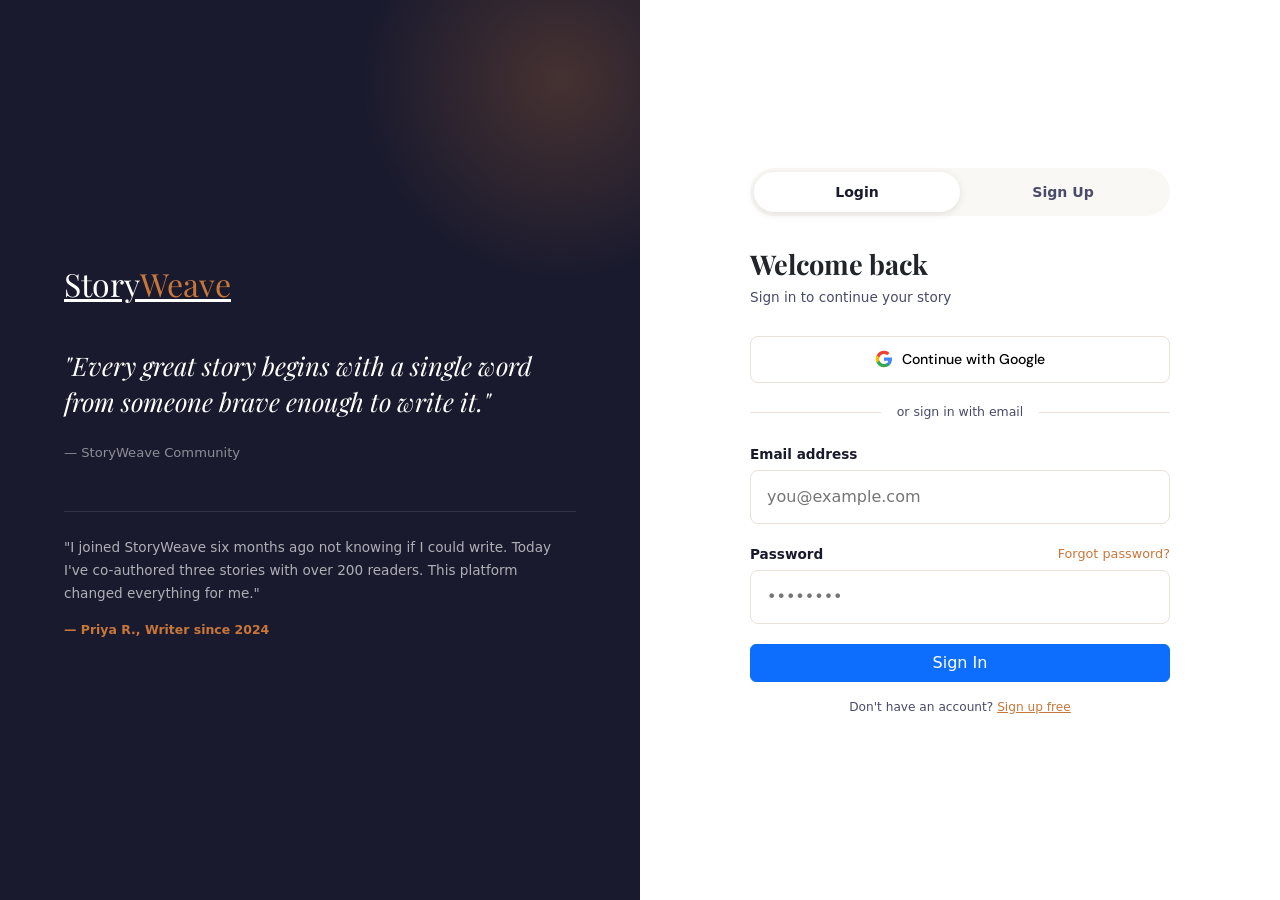
<file: Code/login.html>
<!DOCTYPE html>
<html lang="en">
<head>
  <meta charset="UTF-8"/>
  <meta name="viewport" content="width=device-width, initial-scale=1.0"/>
  <title>StoryWeave — Login / Sign Up</title>
  <link rel="stylesheet" href="css/style.css"/>
  <link rel="stylesheet" href="https://cdnjs.cloudflare.com/ajax/libs/bootstrap/5.3.0/css/bootstrap.min.css"/>
  <style>
    body { background: var(--cream); }
    .auth-wrap {
      min-height: 100vh;
      display: grid;
      grid-template-columns: 1fr 1fr;
    }
    .auth-side {
      background: var(--ink);
      display: flex; flex-direction: column; justify-content: center;
      padding: 4rem;
      position: relative; overflow: hidden;
    }
    .auth-side::before {
      content: '';
      position: absolute; top: -120px; right: -120px;
      width: 400px; height: 400px;
      background: radial-gradient(circle, rgba(200,119,58,0.25), transparent 70%);
    }
    .auth-side-brand { font-family: 'Playfair Display', serif; font-size: 2rem; color: var(--white); margin-bottom: 2.5rem; }
    .auth-side-brand span { color: var(--accent); }
    .auth-quote {
      font-family: 'Playfair Display', serif;
      font-size: 1.6rem;
      font-style: italic;
      color: var(--white);
      line-height: 1.4;
      margin-bottom: 1.5rem;
    }
    .auth-quote-author { font-size: 0.82rem; color: rgba(255,255,255,0.5); }
    .auth-testimonial { margin-top: 3rem; border-top: 1px solid rgba(255,255,255,0.1); padding-top: 1.5rem; }
    .auth-testimonial p { font-size: 0.85rem; color: rgba(255,255,255,0.65); line-height: 1.7; }
    .auth-testimonial .t-author { margin-top: 0.75rem; font-size: 0.78rem; color: var(--accent); font-weight: 600; }

    .auth-form-side {
      display: flex; flex-direction: column; justify-content: center; align-items: center;
      padding: 3rem 2rem;
      background: var(--white);
    }
    .auth-box { width: 100%; max-width: 420px; }
    .auth-tabs { display: flex; gap: 0; margin-bottom: 2rem; background: var(--cream); border-radius: 50px; padding: 4px; }
    .auth-tab {
      flex: 1; text-align: center; padding: 0.6rem 1rem;
      border-radius: 50px; cursor: pointer;
      font-size: 0.88rem; font-weight: 600;
      color: var(--ink-light); transition: all 0.2s;
    }
    .auth-tab.active { background: var(--white); color: var(--ink); box-shadow: 0 2px 8px rgba(0,0,0,0.1); }
    .auth-title { font-family: 'Playfair Display', serif; font-size: 1.7rem; font-weight: 700; margin-bottom: 0.4rem; }
    .auth-sub { font-size: 0.85rem; color: var(--ink-light); margin-bottom: 1.75rem; }
    .divider { display: flex; align-items: center; gap: 1rem; margin: 1.25rem 0; color: var(--ink-light); font-size: 0.78rem; }
    .divider::before, .divider::after { content: ''; flex: 1; height: 1px; background: var(--border); }
    .social-btn {
      width: 100%; padding: 0.75rem; border: 1.5px solid var(--border);
      border-radius: var(--radius-sm); background: var(--white);
      font-family: 'DM Sans', sans-serif; font-size: 0.88rem; font-weight: 500;
      cursor: pointer; display: flex; align-items: center; justify-content: center;
      gap: 0.6rem; transition: all 0.2s; margin-bottom: 0.75rem;
    }
    .social-btn:hover { border-color: var(--accent); background: var(--accent-pale); }
    .forgot-link { font-size: 0.8rem; color: var(--accent); text-decoration: none; }
    .forgot-link:hover { text-decoration: underline; }
    .form-panel { display: none; }
    .form-panel.active { display: block; }
    .terms-text { font-size: 0.76rem; color: var(--ink-light); text-align: center; margin-top: 1rem; }
    .terms-text a { color: var(--accent); }

    @media(max-width: 768px) {
      .auth-wrap { grid-template-columns: 1fr; }
      .auth-side { display: none; }
      .auth-form-side { padding: 2rem 1.25rem; }
    }
  </style>
</head>
<body>

<div class="auth-wrap">
  <!-- LEFT SIDE -->
  <div class="auth-side">
    <a href="index.html" class="auth-side-brand">Story<span>Weave</span></a>
    <div class="auth-quote">"Every great story begins with a single word from someone brave enough to write it."</div>
    <div class="auth-quote-author">— StoryWeave Community</div>
    <div class="auth-testimonial">
      <p>"I joined StoryWeave six months ago not knowing if I could write. Today I've co-authored three stories with over 200 readers. This platform changed everything for me."</p>
      <div class="t-author">— Priya R., Writer since 2024</div>
    </div>
  </div>

  <!-- RIGHT SIDE FORM -->
  <div class="auth-form-side">
    <div class="auth-box">
      <div class="auth-tabs">
        <div class="auth-tab active" onclick="switchTab('login')">Login</div>
        <div class="auth-tab" onclick="switchTab('signup')">Sign Up</div>
      </div>

      <!-- LOGIN PANEL -->
      <div class="form-panel active" id="login-panel">
        <h2 class="auth-title">Welcome back</h2>
        <p class="auth-sub">Sign in to continue your story</p>

        <button class="social-btn">
          <svg width="18" height="18" viewBox="0 0 24 24"><path fill="#4285F4" d="M22.56 12.25c0-.78-.07-1.53-.2-2.25H12v4.26h5.92c-.26 1.37-1.04 2.53-2.21 3.31v2.77h3.57c2.08-1.92 3.28-4.74 3.28-8.09z"/><path fill="#34A853" d="M12 23c2.97 0 5.46-.98 7.28-2.66l-3.57-2.77c-.98.66-2.23 1.06-3.71 1.06-2.86 0-5.29-1.93-6.16-4.53H2.18v2.84C3.99 20.53 7.7 23 12 23z"/><path fill="#FBBC05" d="M5.84 14.09c-.22-.66-.35-1.36-.35-2.09s.13-1.43.35-2.09V7.07H2.18C1.43 8.55 1 10.22 1 12s.43 3.45 1.18 4.93l2.85-2.22.81-.62z"/><path fill="#EA4335" d="M12 5.38c1.62 0 3.06.56 4.21 1.64l3.15-3.15C17.45 2.09 14.97 1 12 1 7.7 1 3.99 3.47 2.18 7.07l3.66 2.84c.87-2.6 3.3-4.53 6.16-4.53z"/></svg>
          Continue with Google
        </button>

        <div class="divider">or sign in with email</div>

        <div class="form-group">
          <label>Email address</label>
          <input type="email" placeholder="you@example.com"/>
        </div>
        <div class="form-group">
          <div class="d-flex justify-content-between">
            <label>Password</label>
            <a href="#" class="forgot-link">Forgot password?</a>
          </div>
          <input type="password" placeholder="••••••••"/>
        </div>
        <button class="btn btn-primary w-100" onclick="window.location.href='profile.html'">Sign In</button>
        <p class="terms-text mt-3">Don't have an account? <a href="#" onclick="switchTab('signup')">Sign up free</a></p>
      </div>

      <!-- SIGNUP PANEL -->
      <div class="form-panel" id="signup-panel">
        <h2 class="auth-title">Join StoryWeave</h2>
        <p class="auth-sub">Free forever. Start writing today.</p>

        <button class="social-btn">
          <svg width="18" height="18" viewBox="0 0 24 24"><path fill="#4285F4" d="M22.56 12.25c0-.78-.07-1.53-.2-2.25H12v4.26h5.92c-.26 1.37-1.04 2.53-2.21 3.31v2.77h3.57c2.08-1.92 3.28-4.74 3.28-8.09z"/><path fill="#34A853" d="M12 23c2.97 0 5.46-.98 7.28-2.66l-3.57-2.77c-.98.66-2.23 1.06-3.71 1.06-2.86 0-5.29-1.93-6.16-4.53H2.18v2.84C3.99 20.53 7.7 23 12 23z"/><path fill="#FBBC05" d="M5.84 14.09c-.22-.66-.35-1.36-.35-2.09s.13-1.43.35-2.09V7.07H2.18C1.43 8.55 1 10.22 1 12s.43 3.45 1.18 4.93l2.85-2.22.81-.62z"/><path fill="#EA4335" d="M12 5.38c1.62 0 3.06.56 4.21 1.64l3.15-3.15C17.45 2.09 14.97 1 12 1 7.7 1 3.99 3.47 2.18 7.07l3.66 2.84c.87-2.6 3.3-4.53 6.16-4.53z"/></svg>
          Sign up with Google
        </button>

        <div class="divider">or create account</div>

        <div class="row g-2 mb-3">
          <div class="col-6"><label>First Name</label><input type="text" placeholder="Arjun"/></div>
          <div class="col-6"><label>Last Name</label><input type="text" placeholder="Sharma"/></div>
        </div>
        <div class="form-group">
          <label>Username</label>
          <input type="text" placeholder="@storyteller"/>
        </div>
        <div class="form-group">
          <label>Email</label>
          <input type="email" placeholder="you@example.com"/>
        </div>
        <div class="form-group">
          <label>Password</label>
          <input type="password" placeholder="At least 8 characters"/>
        </div>
        <button class="btn btn-primary w-100" onclick="window.location.href='profile.html'">Create Account</button>
        <p class="terms-text">By signing up, you agree to our <a href="#">Terms of Service</a> and <a href="#">Privacy Policy</a></p>
      </div>

    </div>
  </div>
</div>

<script src="https://cdnjs.cloudflare.com/ajax/libs/jquery/3.7.0/jquery.min.js"></script>
<script>
function switchTab(tab) {
  document.querySelectorAll('.auth-tab').forEach((t,i) => {
    t.classList.toggle('active', (tab==='login' && i===0) || (tab==='signup' && i===1));
  });
  document.querySelectorAll('.form-panel').forEach((p,i) => {
    p.classList.toggle('active', (tab==='login' && i===0) || (tab==='signup' && i===1));
  });
}
</script>
</body>
</html>
</file>
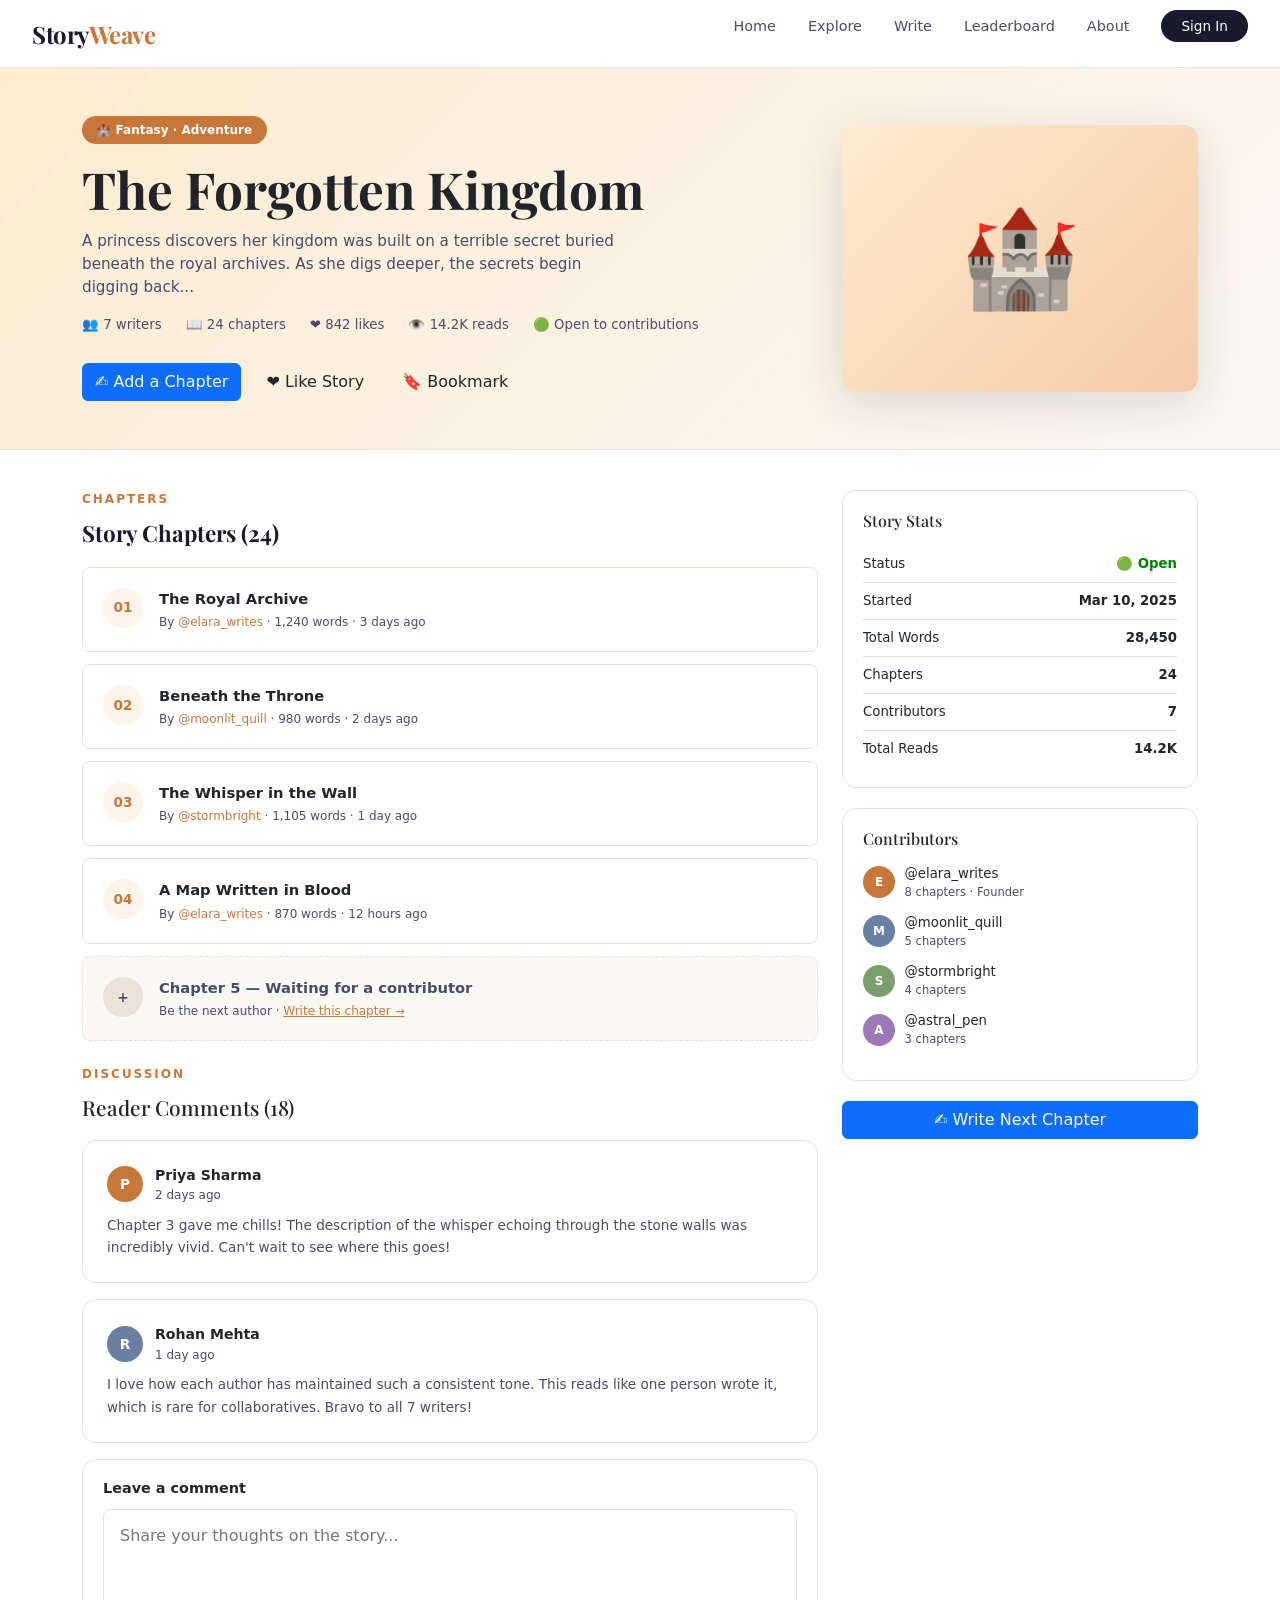
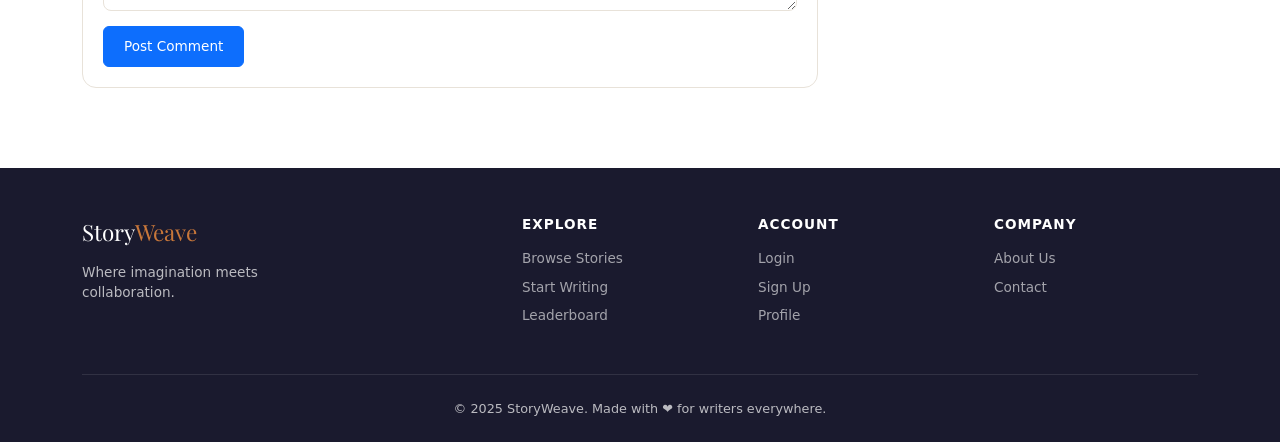
<file: Code/story.html>
<!DOCTYPE html>
<html lang="en">
<head>
  <meta charset="UTF-8"/>
  <meta name="viewport" content="width=device-width, initial-scale=1.0"/>
  <title>StoryWeave — The Forgotten Kingdom</title>
  <link rel="stylesheet" href="css/style.css"/>
  <link rel="stylesheet" href="https://cdnjs.cloudflare.com/ajax/libs/bootstrap/5.3.0/css/bootstrap.min.css"/>
  <style>
    .story-hero { background: linear-gradient(135deg, #fdebd0, #faf8f4); padding: 3rem 0; border-bottom: 1px solid var(--border); }
    .story-genre-pill { background: var(--accent); color: var(--white); border-radius: 50px; padding: 0.3rem 0.9rem; font-size: 0.75rem; font-weight: 600; display: inline-block; margin-bottom: 1rem; }
    .story-hero-title { font-family: 'Playfair Display', serif; font-size: clamp(2rem, 4vw, 3.2rem); font-weight: 700; margin-bottom: 0.75rem; line-height: 1.15; }
    .story-hero-meta { display: flex; align-items: center; gap: 1.5rem; flex-wrap: wrap; font-size: 0.83rem; color: var(--ink-light); }
    .story-hero-meta span { display: flex; align-items: center; gap: 0.3rem; }
    .story-actions { display: flex; gap: 0.75rem; margin-top: 1.75rem; flex-wrap: wrap; }
    .story-cover { width: 100%; aspect-ratio: 4/3; border-radius: var(--radius); display: flex; align-items: center; justify-content: center; font-size: 6rem; background: linear-gradient(135deg, #fdebd0, #f5cba7); box-shadow: var(--shadow-lg); }

    .chapter-list { }
    .chapter-item { display: flex; align-items: flex-start; gap: 1rem; padding: 1.25rem; border: 1px solid var(--border); border-radius: var(--radius-sm); margin-bottom: 0.75rem; background: var(--white); transition: all 0.2s; cursor: pointer; }
    .chapter-item:hover { border-color: var(--accent); box-shadow: 0 4px 16px rgba(200,119,58,0.1); }
    .ch-num { width: 40px; height: 40px; border-radius: 50%; background: var(--accent-pale); color: var(--accent); font-weight: 700; font-size: 0.85rem; display: flex; align-items: center; justify-content: center; flex-shrink: 0; }
    .ch-title { font-weight: 600; font-size: 0.92rem; margin-bottom: 0.2rem; }
    .ch-meta { font-size: 0.75rem; color: var(--ink-light); }
    .ch-author { color: var(--accent); font-weight: 500; }

    .comment-box { background: var(--white); border: 1px solid var(--border); border-radius: var(--radius); padding: 1.5rem; margin-bottom: 1rem; }
    .comment-author { display: flex; align-items: center; gap: 0.75rem; margin-bottom: 0.6rem; }
    .comment-avatar { width: 36px; height: 36px; border-radius: 50%; background: var(--accent); color: var(--white); display: flex; align-items: center; justify-content: center; font-weight: 700; font-size: 0.85rem; }
    .comment-name { font-weight: 600; font-size: 0.88rem; }
    .comment-date { font-size: 0.75rem; color: var(--ink-light); }
    .comment-body { font-size: 0.85rem; color: var(--ink-light); line-height: 1.65; }

    .sticky-sidebar { position: sticky; top: 88px; }
    .info-card { background: var(--white); border: 1px solid var(--border); border-radius: var(--radius); padding: 1.25rem; margin-bottom: 1.25rem; }
    .info-card h4 { font-family: 'Playfair Display', serif; font-size: 1rem; margin-bottom: 1rem; }
    .stat-row { display: flex; justify-content: space-between; padding: 0.5rem 0; border-bottom: 1px solid var(--border); font-size: 0.83rem; }
    .stat-row:last-child { border-bottom: none; }
    .stat-row .val { font-weight: 600; }
    .writer-item { display: flex; align-items: center; gap: 0.6rem; margin-bottom: 0.75rem; }
    .w-av { width: 32px; height: 32px; border-radius: 50%; display: flex; align-items: center; justify-content: center; font-weight: 700; font-size: 0.75rem; color: var(--white); flex-shrink: 0; }
    .w-name { font-size: 0.83rem; font-weight: 500; }
    .w-chapters { font-size: 0.72rem; color: var(--ink-light); }
  </style>
</head>
<body>

<nav>
  <a href="index.html" class="nav-brand">Story<span>Weave</span></a>
  <ul class="nav-links">
    <li><a href="index.html">Home</a></li>
    <li><a href="explore.html">Explore</a></li>
    <li><a href="write.html">Write</a></li>
    <li><a href="leaderboard.html">Leaderboard</a></li>
    <li><a href="about.html">About</a></li>
    <li><a href="login.html" class="nav-cta">Sign In</a></li>
  </ul>
  <div class="hamburger"><span></span><span></span><span></span></div>
</nav>

<div class="story-hero">
  <div class="container">
    <div class="row g-4 align-items-center">
      <div class="col-lg-8">
        <div class="story-genre-pill">🏰 Fantasy · Adventure</div>
        <h1 class="story-hero-title">The Forgotten Kingdom</h1>
        <p style="color:var(--ink-light);font-size:0.95rem;max-width:560px;margin-bottom:1rem">A princess discovers her kingdom was built on a terrible secret buried beneath the royal archives. As she digs deeper, the secrets begin digging back...</p>
        <div class="story-hero-meta">
          <span>👥 7 writers</span>
          <span>📖 24 chapters</span>
          <span>❤️ 842 likes</span>
          <span>👁️ 14.2K reads</span>
          <span>🟢 Open to contributions</span>
        </div>
        <div class="story-actions">
          <a href="write.html" class="btn btn-primary">✍️ Add a Chapter</a>
          <button class="btn btn-outline">❤️ Like Story</button>
          <button class="btn btn-outline">🔖 Bookmark</button>
        </div>
      </div>
      <div class="col-lg-4">
        <div class="story-cover">🏰</div>
      </div>
    </div>
  </div>
</div>

<section class="section" style="padding-top:2.5rem">
  <div class="container">
    <div class="row g-4">
      <div class="col-lg-8">

        <!-- CHAPTERS -->
        <div class="section-label">Chapters</div>
        <h2 class="section-title" style="font-size:1.4rem;margin-bottom:1.25rem">Story Chapters (24)</h2>

        <div class="chapter-list">
          <div class="chapter-item">
            <div class="ch-num">01</div>
            <div>
              <div class="ch-title">The Royal Archive</div>
              <div class="ch-meta">By <span class="ch-author">@elara_writes</span> · 1,240 words · 3 days ago</div>
            </div>
          </div>
          <div class="chapter-item">
            <div class="ch-num">02</div>
            <div>
              <div class="ch-title">Beneath the Throne</div>
              <div class="ch-meta">By <span class="ch-author">@moonlit_quill</span> · 980 words · 2 days ago</div>
            </div>
          </div>
          <div class="chapter-item">
            <div class="ch-num">03</div>
            <div>
              <div class="ch-title">The Whisper in the Wall</div>
              <div class="ch-meta">By <span class="ch-author">@stormbright</span> · 1,105 words · 1 day ago</div>
            </div>
          </div>
          <div class="chapter-item">
            <div class="ch-num">04</div>
            <div>
              <div class="ch-title">A Map Written in Blood</div>
              <div class="ch-meta">By <span class="ch-author">@elara_writes</span> · 870 words · 12 hours ago</div>
            </div>
          </div>
          <div class="chapter-item" style="border:1.5px dashed var(--border);background:var(--cream);">
            <div class="ch-num" style="background:var(--border);color:var(--ink-light)">+</div>
            <div>
              <div class="ch-title" style="color:var(--ink-light)">Chapter 5 — Waiting for a contributor</div>
              <div class="ch-meta">Be the next author · <a href="write.html" style="color:var(--accent)">Write this chapter →</a></div>
            </div>
          </div>
        </div>

        <!-- COMMENTS -->
        <div class="mt-4">
          <div class="section-label">Discussion</div>
          <h3 style="font-family:'Playfair Display',serif;font-size:1.3rem;margin-bottom:1.25rem">Reader Comments (18)</h3>

          <div class="comment-box">
            <div class="comment-author">
              <div class="comment-avatar">P</div>
              <div><div class="comment-name">Priya Sharma</div><div class="comment-date">2 days ago</div></div>
            </div>
            <div class="comment-body">Chapter 3 gave me chills! The description of the whisper echoing through the stone walls was incredibly vivid. Can't wait to see where this goes!</div>
          </div>

          <div class="comment-box">
            <div class="comment-author">
              <div class="comment-avatar" style="background:#6b7fa3">R</div>
              <div><div class="comment-name">Rohan Mehta</div><div class="comment-date">1 day ago</div></div>
            </div>
            <div class="comment-body">I love how each author has maintained such a consistent tone. This reads like one person wrote it, which is rare for collaboratives. Bravo to all 7 writers!</div>
          </div>

          <div style="background:var(--white);border:1px solid var(--border);border-radius:var(--radius);padding:1.25rem">
            <h4 style="font-size:0.9rem;font-weight:600;margin-bottom:0.75rem">Leave a comment</h4>
            <textarea rows="3" placeholder="Share your thoughts on the story..."></textarea>
            <button class="btn btn-primary mt-2" style="padding:0.6rem 1.25rem;font-size:0.85rem">Post Comment</button>
          </div>
        </div>

      </div>

      <div class="col-lg-4">
        <div class="sticky-sidebar">
          <div class="info-card">
            <h4>Story Stats</h4>
            <div class="stat-row"><span>Status</span><span class="val" style="color:green">🟢 Open</span></div>
            <div class="stat-row"><span>Started</span><span class="val">Mar 10, 2025</span></div>
            <div class="stat-row"><span>Total Words</span><span class="val">28,450</span></div>
            <div class="stat-row"><span>Chapters</span><span class="val">24</span></div>
            <div class="stat-row"><span>Contributors</span><span class="val">7</span></div>
            <div class="stat-row"><span>Total Reads</span><span class="val">14.2K</span></div>
          </div>

          <div class="info-card">
            <h4>Contributors</h4>
            <div class="writer-item">
              <div class="w-av" style="background:var(--accent)">E</div>
              <div><div class="w-name">@elara_writes</div><div class="w-chapters">8 chapters · Founder</div></div>
            </div>
            <div class="writer-item">
              <div class="w-av" style="background:#6b7fa3">M</div>
              <div><div class="w-name">@moonlit_quill</div><div class="w-chapters">5 chapters</div></div>
            </div>
            <div class="writer-item">
              <div class="w-av" style="background:#7a9e6e">S</div>
              <div><div class="w-name">@stormbright</div><div class="w-chapters">4 chapters</div></div>
            </div>
            <div class="writer-item">
              <div class="w-av" style="background:#9b7ab5">A</div>
              <div><div class="w-name">@astral_pen</div><div class="w-chapters">3 chapters</div></div>
            </div>
          </div>

          <a href="write.html" class="btn btn-primary w-100">✍️ Write Next Chapter</a>
        </div>
      </div>
    </div>
  </div>
</section>

<footer>
  <div class="container">
    <div class="footer-grid">
      <div><div class="footer-brand">Story<span>Weave</span></div><p style="font-size:0.85rem;max-width:240px">Where imagination meets collaboration.</p></div>
      <div class="footer-col"><h4>Explore</h4><a href="explore.html">Browse Stories</a><a href="write.html">Start Writing</a><a href="leaderboard.html">Leaderboard</a></div>
      <div class="footer-col"><h4>Account</h4><a href="login.html">Login</a><a href="login.html">Sign Up</a><a href="profile.html">Profile</a></div>
      <div class="footer-col"><h4>Company</h4><a href="about.html">About Us</a><a href="about.html#contact">Contact</a></div>
    </div>
    <div class="footer-bottom">© 2025 StoryWeave. Made with ❤️ for writers everywhere.</div>
  </div>
</footer>

<script src="https://cdnjs.cloudflare.com/ajax/libs/bootstrap/5.3.0/js/bootstrap.bundle.min.js"></script>
<script src="https://cdnjs.cloudflare.com/ajax/libs/jquery/3.7.0/jquery.min.js"></script>
<script src="js/main.js"></script>
</body>
</html>
</file>
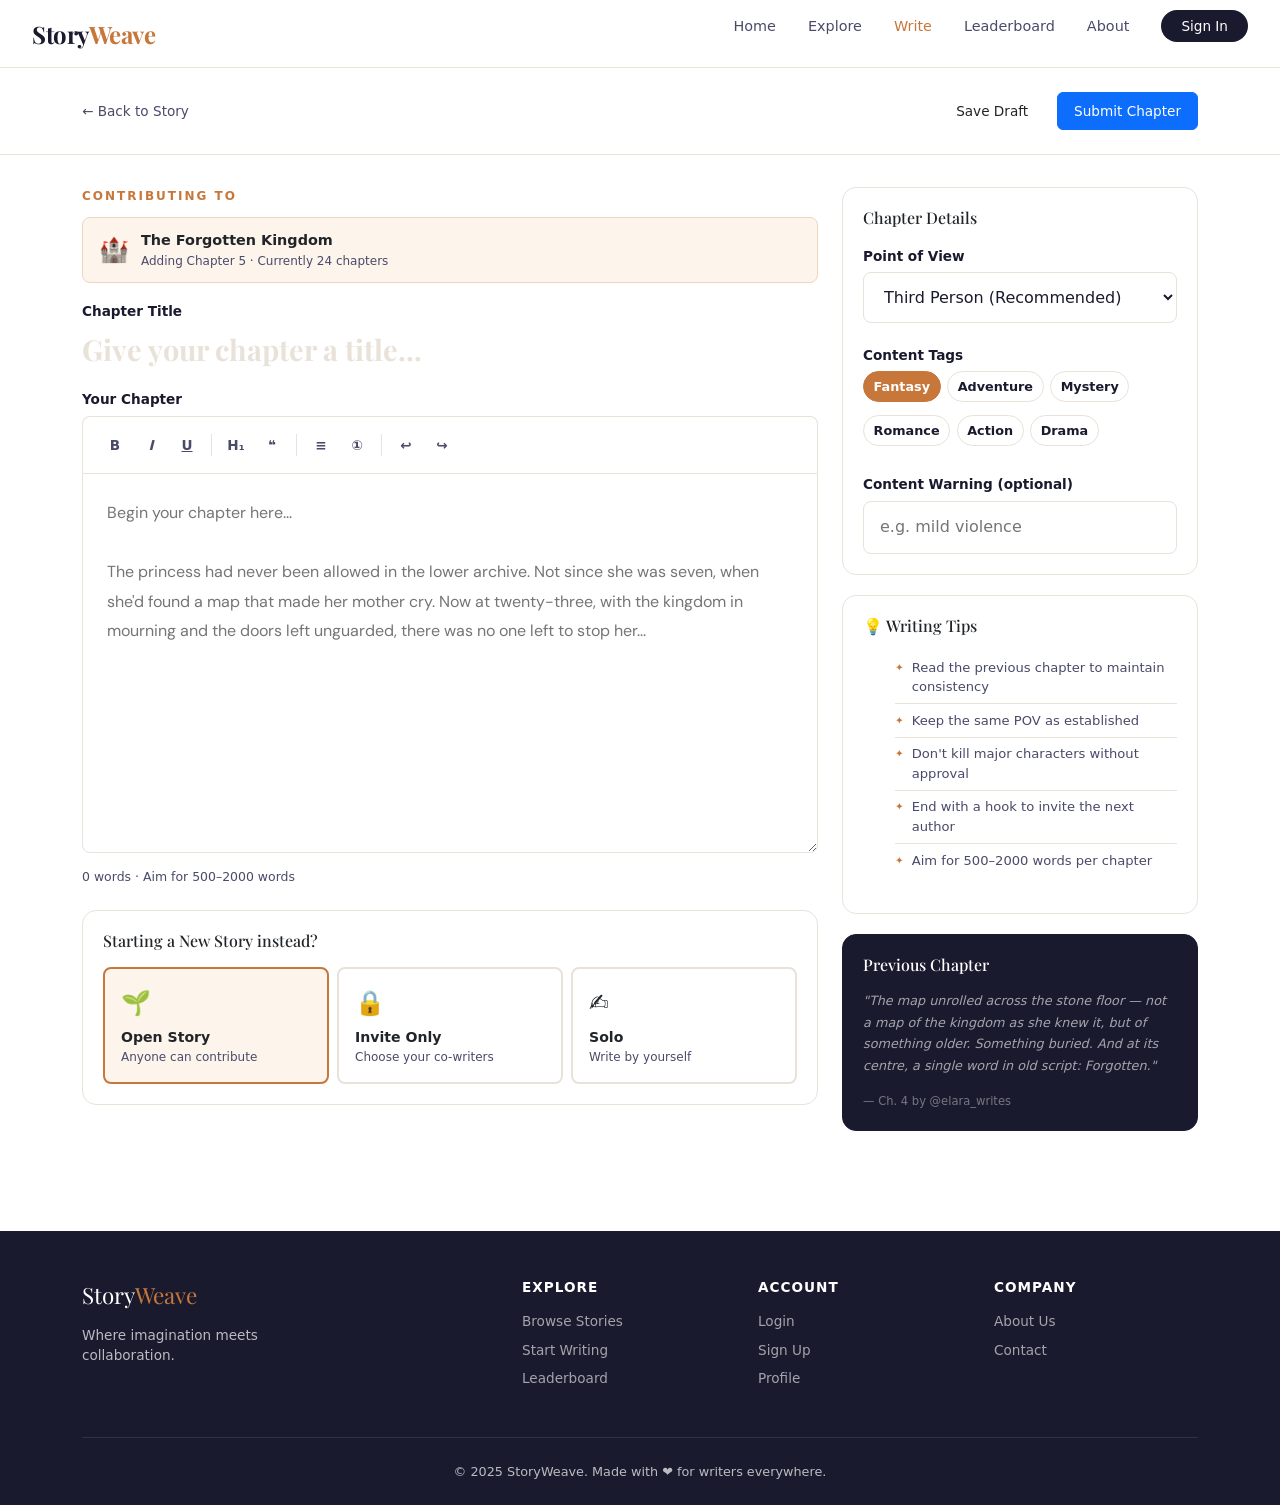
<file: Code/write.html>
<!DOCTYPE html>
<html lang="en">
<head>
  <meta charset="UTF-8"/>
  <meta name="viewport" content="width=device-width, initial-scale=1.0"/>
  <title>StoryWeave — Write</title>
  <link rel="stylesheet" href="css/style.css"/>
  <link rel="stylesheet" href="https://cdnjs.cloudflare.com/ajax/libs/bootstrap/5.3.0/css/bootstrap.min.css"/>
  <style>
    .write-header { background: var(--white); border-bottom: 1px solid var(--border); padding: 1.5rem 0; }
    .write-header-inner { display: flex; align-items: center; justify-content: space-between; }
    .back-link { color: var(--ink-light); text-decoration: none; font-size: 0.85rem; display: flex; align-items: center; gap: 0.4rem; }
    .back-link:hover { color: var(--accent); }
    .write-title-input {
      font-family: 'Playfair Display', serif;
      font-size: 1.8rem;
      font-weight: 700;
      border: none;
      outline: none;
      width: 100%;
      color: var(--ink);
      background: transparent;
      padding: 0;
    }
    .write-title-input::placeholder { color: var(--border); }

    .editor-toolbar { display: flex; align-items: center; gap: 0.25rem; padding: 0.75rem 1rem; border: 1px solid var(--border); border-bottom: none; border-radius: var(--radius-sm) var(--radius-sm) 0 0; background: var(--white); flex-wrap: wrap; }
    .tool-btn { width: 32px; height: 32px; border: none; background: transparent; border-radius: 6px; cursor: pointer; font-size: 0.85rem; font-weight: 700; color: var(--ink-light); transition: all 0.15s; display: flex; align-items: center; justify-content: center; }
    .tool-btn:hover { background: var(--accent-pale); color: var(--accent); }
    .tool-sep { width: 1px; height: 22px; background: var(--border); margin: 0 0.25rem; }

    .editor-area {
      width: 100%;
      min-height: 380px;
      border: 1px solid var(--border);
      border-radius: 0 0 var(--radius-sm) var(--radius-sm);
      padding: 1.5rem;
      font-family: 'DM Sans', sans-serif;
      font-size: 1rem;
      line-height: 1.85;
      color: var(--ink);
      resize: vertical;
      outline: none;
      background: var(--white);
      transition: border-color 0.2s;
    }
    .editor-area:focus { border-color: var(--accent); }

    .word-count { font-size: 0.78rem; color: var(--ink-light); margin-top: 0.5rem; }

    .story-type-card { border: 2px solid var(--border); border-radius: var(--radius-sm); padding: 1rem; cursor: pointer; transition: all 0.2s; }
    .story-type-card:hover { border-color: var(--accent); background: var(--accent-pale); }
    .story-type-card.selected { border-color: var(--accent); background: var(--accent-pale); }
    .story-type-card .icon { font-size: 1.5rem; margin-bottom: 0.4rem; }
    .story-type-card .label { font-weight: 600; font-size: 0.88rem; }
    .story-type-card .desc { font-size: 0.75rem; color: var(--ink-light); }

    .sidebar-sticky { position: sticky; top: 88px; }
    .sidebar-section { background: var(--white); border: 1px solid var(--border); border-radius: var(--radius); padding: 1.25rem; margin-bottom: 1.25rem; }
    .sidebar-section h4 { font-family: 'Playfair Display', serif; font-size: 1rem; margin-bottom: 1rem; }

    .tips-list { list-style: none; }
    .tips-list li { font-size: 0.82rem; color: var(--ink-light); padding: 0.4rem 0; border-bottom: 1px solid var(--border); display: flex; gap: 0.5rem; }
    .tips-list li:last-child { border-bottom: none; }
    .tips-list li::before { content: '✦'; color: var(--accent); font-size: 0.65rem; padding-top: 2px; }

    .genre-check { display: flex; flex-wrap: wrap; gap: 0.4rem; }
    .genre-check label { display: flex; align-items: center; gap: 0.3rem; font-size: 0.8rem; cursor: pointer; padding: 0.3rem 0.6rem; border: 1px solid var(--border); border-radius: 50px; transition: all 0.2s; }
    .genre-check input { display: none; }
    .genre-check label:has(input:checked) { background: var(--accent); color: var(--white); border-color: var(--accent); }
  </style>
</head>
<body>

<nav>
  <a href="index.html" class="nav-brand">Story<span>Weave</span></a>
  <ul class="nav-links">
    <li><a href="index.html">Home</a></li>
    <li><a href="explore.html">Explore</a></li>
    <li><a href="write.html" class="active">Write</a></li>
    <li><a href="leaderboard.html">Leaderboard</a></li>
    <li><a href="about.html">About</a></li>
    <li><a href="login.html" class="nav-cta">Sign In</a></li>
  </ul>
  <div class="hamburger"><span></span><span></span><span></span></div>
</nav>

<div class="write-header">
  <div class="container">
    <div class="write-header-inner">
      <a href="story.html" class="back-link">← Back to Story</a>
      <div style="display:flex;gap:0.75rem">
        <button class="btn btn-outline" style="padding:0.5rem 1rem;font-size:0.85rem">Save Draft</button>
        <button class="btn btn-primary" style="padding:0.5rem 1rem;font-size:0.85rem" onclick="alert('Chapter submitted for review!')">Submit Chapter</button>
      </div>
    </div>
  </div>
</div>

<section class="section" style="padding-top:2rem">
  <div class="container">
    <div class="row g-4">
      <div class="col-lg-8">

        <div class="mb-3">
          <div class="section-label">Contributing to</div>
          <div style="display:flex;align-items:center;gap:0.75rem;background:var(--accent-pale);padding:0.75rem 1rem;border-radius:var(--radius-sm);border:1px solid var(--accent-light)">
            <span style="font-size:1.5rem">🏰</span>
            <div>
              <div style="font-weight:600;font-size:0.9rem">The Forgotten Kingdom</div>
              <div style="font-size:0.75rem;color:var(--ink-light)">Adding Chapter 5 · Currently 24 chapters</div>
            </div>
          </div>
        </div>

        <div class="mb-3">
          <label>Chapter Title</label>
          <input class="write-title-input" type="text" placeholder="Give your chapter a title..."/>
        </div>

        <div class="mb-2">
          <label>Your Chapter</label>
          <div class="editor-toolbar">
            <button class="tool-btn" title="Bold"><b>B</b></button>
            <button class="tool-btn" title="Italic"><i>I</i></button>
            <button class="tool-btn" title="Underline"><u>U</u></button>
            <div class="tool-sep"></div>
            <button class="tool-btn" title="Heading">H₁</button>
            <button class="tool-btn" title="Quote">❝</button>
            <div class="tool-sep"></div>
            <button class="tool-btn" title="Bullet">≡</button>
            <button class="tool-btn" title="Numbered">①</button>
            <div class="tool-sep"></div>
            <button class="tool-btn" title="Undo">↩</button>
            <button class="tool-btn" title="Redo">↪</button>
          </div>
          <textarea class="editor-area" id="editor" placeholder="Begin your chapter here...

The princess had never been allowed in the lower archive. Not since she was seven, when she'd found a map that made her mother cry. Now at twenty-three, with the kingdom in mourning and the doors left unguarded, there was no one left to stop her..."></textarea>
          <div class="word-count" id="wordCount">0 words · Aim for 500–2000 words</div>
        </div>

        <div style="background:var(--white);border:1px solid var(--border);border-radius:var(--radius);padding:1.25rem;margin-top:1.5rem">
          <h4 style="font-family:'Playfair Display',serif;font-size:1rem;margin-bottom:1rem">Starting a New Story instead?</h4>
          <div class="row g-2">
            <div class="col-4">
              <div class="story-type-card selected" onclick="selectType(this)">
                <div class="icon">🌱</div>
                <div class="label">Open Story</div>
                <div class="desc">Anyone can contribute</div>
              </div>
            </div>
            <div class="col-4">
              <div class="story-type-card" onclick="selectType(this)">
                <div class="icon">🔒</div>
                <div class="label">Invite Only</div>
                <div class="desc">Choose your co-writers</div>
              </div>
            </div>
            <div class="col-4">
              <div class="story-type-card" onclick="selectType(this)">
                <div class="icon">✍️</div>
                <div class="label">Solo</div>
                <div class="desc">Write by yourself</div>
              </div>
            </div>
          </div>
        </div>

      </div>

      <div class="col-lg-4">
        <div class="sidebar-sticky">

          <div class="sidebar-section">
            <h4>Chapter Details</h4>
            <div class="form-group">
              <label>Point of View</label>
              <select>
                <option>Third Person (Recommended)</option>
                <option>First Person</option>
                <option>Second Person</option>
              </select>
            </div>
            <div class="form-group">
              <label>Content Tags</label>
              <div class="genre-check">
                <label><input type="checkbox" checked> Fantasy</label>
                <label><input type="checkbox"> Adventure</label>
                <label><input type="checkbox"> Mystery</label>
                <label><input type="checkbox"> Romance</label>
                <label><input type="checkbox"> Action</label>
                <label><input type="checkbox"> Drama</label>
              </div>
            </div>
            <div class="form-group" style="margin-bottom:0">
              <label>Content Warning (optional)</label>
              <input type="text" placeholder="e.g. mild violence"/>
            </div>
          </div>

          <div class="sidebar-section">
            <h4>💡 Writing Tips</h4>
            <ul class="tips-list">
              <li>Read the previous chapter to maintain consistency</li>
              <li>Keep the same POV as established</li>
              <li>Don't kill major characters without approval</li>
              <li>End with a hook to invite the next author</li>
              <li>Aim for 500–2000 words per chapter</li>
            </ul>
          </div>

          <div class="sidebar-section" style="background:var(--ink);border-color:var(--ink)">
            <h4 style="color:var(--white)">Previous Chapter</h4>
            <p style="font-size:0.8rem;color:rgba(255,255,255,0.6);font-style:italic;line-height:1.7">"The map unrolled across the stone floor — not a map of the kingdom as she knew it, but of something older. Something buried. And at its centre, a single word in old script: <em>Forgotten.</em>"</p>
            <div style="font-size:0.72rem;color:rgba(255,255,255,0.4);margin-top:0.75rem">— Ch. 4 by @elara_writes</div>
          </div>

        </div>
      </div>
    </div>
  </div>
</section>

<footer>
  <div class="container">
    <div class="footer-grid">
      <div><div class="footer-brand">Story<span>Weave</span></div><p style="font-size:0.85rem;max-width:240px">Where imagination meets collaboration.</p></div>
      <div class="footer-col"><h4>Explore</h4><a href="explore.html">Browse Stories</a><a href="write.html">Start Writing</a><a href="leaderboard.html">Leaderboard</a></div>
      <div class="footer-col"><h4>Account</h4><a href="login.html">Login</a><a href="login.html">Sign Up</a><a href="profile.html">Profile</a></div>
      <div class="footer-col"><h4>Company</h4><a href="about.html">About Us</a><a href="about.html#contact">Contact</a></div>
    </div>
    <div class="footer-bottom">© 2025 StoryWeave. Made with ❤️ for writers everywhere.</div>
  </div>
</footer>

<script src="https://cdnjs.cloudflare.com/ajax/libs/bootstrap/5.3.0/js/bootstrap.bundle.min.js"></script>
<script src="https://cdnjs.cloudflare.com/ajax/libs/jquery/3.7.0/jquery.min.js"></script>
<script src="js/main.js"></script>
<script>
  $('#editor').on('input', function() {
    const words = $(this).val().trim().split(/\s+/).filter(w => w).length;
    const color = words < 500 ? 'var(--ink-light)' : words > 2000 ? '#e74c3c' : 'green';
    $('#wordCount').text(words + ' words · Aim for 500–2000 words').css('color', color);
  });
  function selectType(el) {
    document.querySelectorAll('.story-type-card').forEach(c => c.classList.remove('selected'));
    el.classList.add('selected');
  }
</script>
</body>
</html>
</file>
<file: Code/css/style.css>
@import url('https://fonts.googleapis.com/css2?family=Playfair+Display:ital,wght@0,400;0,700;1,400&family=DM+Sans:wght@300;400;500;600&display=swap');

:root {
  --cream: #faf8f4;
  --white: #ffffff;
  --ink: #1a1a2e;
  --ink-light: #4a4a6a;
  --accent: #c8773a;
  --accent-light: #f0d5bc;
  --accent-pale: #fdf4ec;
  --border: #e8e2d9;
  --shadow: 0 4px 24px rgba(26,26,46,0.08);
  --shadow-lg: 0 12px 48px rgba(26,26,46,0.14);
  --radius: 14px;
  --radius-sm: 8px;
}

* { margin: 0; padding: 0; box-sizing: border-box; }

body {
  font-family: 'DM Sans', sans-serif;
  background: var(--cream);
  color: var(--ink);
  line-height: 1.65;
  min-height: 100vh;
}

/* NAVBAR */
nav {
  background: rgba(255,255,255,0.92);
  backdrop-filter: blur(12px);
  border-bottom: 1px solid var(--border);
  padding: 0 2rem;
  position: sticky;
  top: 0;
  z-index: 100;
  display: flex;
  align-items: center;
  justify-content: space-between;
  height: 68px;
}

.nav-brand {
  font-family: 'Playfair Display', serif;
  font-size: 1.5rem;
  font-weight: 700;
  color: var(--ink);
  text-decoration: none;
  letter-spacing: -0.5px;
}

.nav-brand span { color: var(--accent); }

.nav-links {
  display: flex;
  align-items: center;
  gap: 2rem;
  list-style: none;
}

.nav-links a {
  text-decoration: none;
  color: var(--ink-light);
  font-size: 0.9rem;
  font-weight: 500;
  transition: color 0.2s;
}

.nav-links a:hover, .nav-links a.active { color: var(--accent); }

.nav-cta {
  background: var(--ink) !important;
  color: var(--white) !important;
  padding: 0.5rem 1.25rem;
  border-radius: 50px;
  font-size: 0.85rem !important;
  transition: background 0.2s !important;
}

.nav-cta:hover { background: var(--accent) !important; }

.hamburger { display: none; flex-direction: column; gap: 5px; cursor: pointer; }
.hamburger span { width: 24px; height: 2px; background: var(--ink); border-radius: 2px; }

/* BUTTONS */
.btn {
  display: inline-block;
  padding: 0.75rem 1.75rem;
  border-radius: 50px;
  font-family: 'DM Sans', sans-serif;
  font-size: 0.9rem;
  font-weight: 600;
  cursor: pointer;
  border: none;
  text-decoration: none;
  transition: all 0.2s;
}

.btn-primary { background: var(--accent); color: var(--white); }
.btn-primary:hover { background: #b5662a; transform: translateY(-1px); box-shadow: 0 6px 20px rgba(200,119,58,0.35); }

.btn-dark { background: var(--ink); color: var(--white); }
.btn-dark:hover { background: #2d2d4e; transform: translateY(-1px); }

.btn-outline { background: transparent; color: var(--ink); border: 1.5px solid var(--border); }
.btn-outline:hover { border-color: var(--accent); color: var(--accent); }

/* CARDS */
.card {
  background: var(--white);
  border-radius: var(--radius);
  border: 1px solid var(--border);
  overflow: hidden;
  transition: all 0.25s;
}

.card:hover { transform: translateY(-4px); box-shadow: var(--shadow-lg); }

/* SECTION */
.section { padding: 5rem 0; }
.container { max-width: 1160px; margin: 0 auto; padding: 0 2rem; }

.section-label {
  font-size: 0.75rem;
  font-weight: 600;
  letter-spacing: 2px;
  text-transform: uppercase;
  color: var(--accent);
  margin-bottom: 0.75rem;
}

.section-title {
  font-family: 'Playfair Display', serif;
  font-size: clamp(1.8rem, 3vw, 2.5rem);
  font-weight: 700;
  color: var(--ink);
  margin-bottom: 1rem;
  line-height: 1.2;
}

.section-sub { color: var(--ink-light); font-size: 1rem; max-width: 520px; }

/* TAGS */
.tag {
  display: inline-block;
  padding: 0.25rem 0.75rem;
  border-radius: 50px;
  font-size: 0.75rem;
  font-weight: 600;
  background: var(--accent-pale);
  color: var(--accent);
}

/* FORM INPUTS */
input, textarea, select {
  width: 100%;
  padding: 0.85rem 1rem;
  border: 1.5px solid var(--border);
  border-radius: var(--radius-sm);
  font-family: 'DM Sans', sans-serif;
  font-size: 0.9rem;
  color: var(--ink);
  background: var(--white);
  outline: none;
  transition: border-color 0.2s;
}

input:focus, textarea:focus, select:focus { border-color: var(--accent); }

label { font-size: 0.85rem; font-weight: 600; color: var(--ink); margin-bottom: 0.4rem; display: block; }

.form-group { margin-bottom: 1.25rem; }

/* FOOTER */
footer {
  background: var(--ink);
  color: rgba(255,255,255,0.7);
  padding: 3rem 0 1.5rem;
}

.footer-grid { display: grid; grid-template-columns: 2fr 1fr 1fr 1fr; gap: 2rem; margin-bottom: 2.5rem; }

.footer-brand { font-family: 'Playfair Display', serif; font-size: 1.4rem; color: var(--white); margin-bottom: 0.75rem; }
.footer-brand span { color: var(--accent); }

.footer-col h4 { color: var(--white); font-size: 0.85rem; font-weight: 600; margin-bottom: 1rem; letter-spacing: 1px; text-transform: uppercase; }
.footer-col a { display: block; color: rgba(255,255,255,0.6); text-decoration: none; font-size: 0.85rem; margin-bottom: 0.5rem; transition: color 0.2s; }
.footer-col a:hover { color: var(--accent); }

.footer-bottom { border-top: 1px solid rgba(255,255,255,0.1); padding-top: 1.5rem; text-align: center; font-size: 0.8rem; }

/* ANIMATIONS */
@keyframes fadeUp { from { opacity:0; transform:translateY(20px); } to { opacity:1; transform:translateY(0); } }
.fade-up { animation: fadeUp 0.6s ease both; }
.delay-1 { animation-delay: 0.1s; }
.delay-2 { animation-delay: 0.2s; }
.delay-3 { animation-delay: 0.3s; }

/* RESPONSIVE */
@media(max-width: 768px) {
  .nav-links { display: none; }
  .hamburger { display: flex; }
  .footer-grid { grid-template-columns: 1fr 1fr; }
}
</file>
